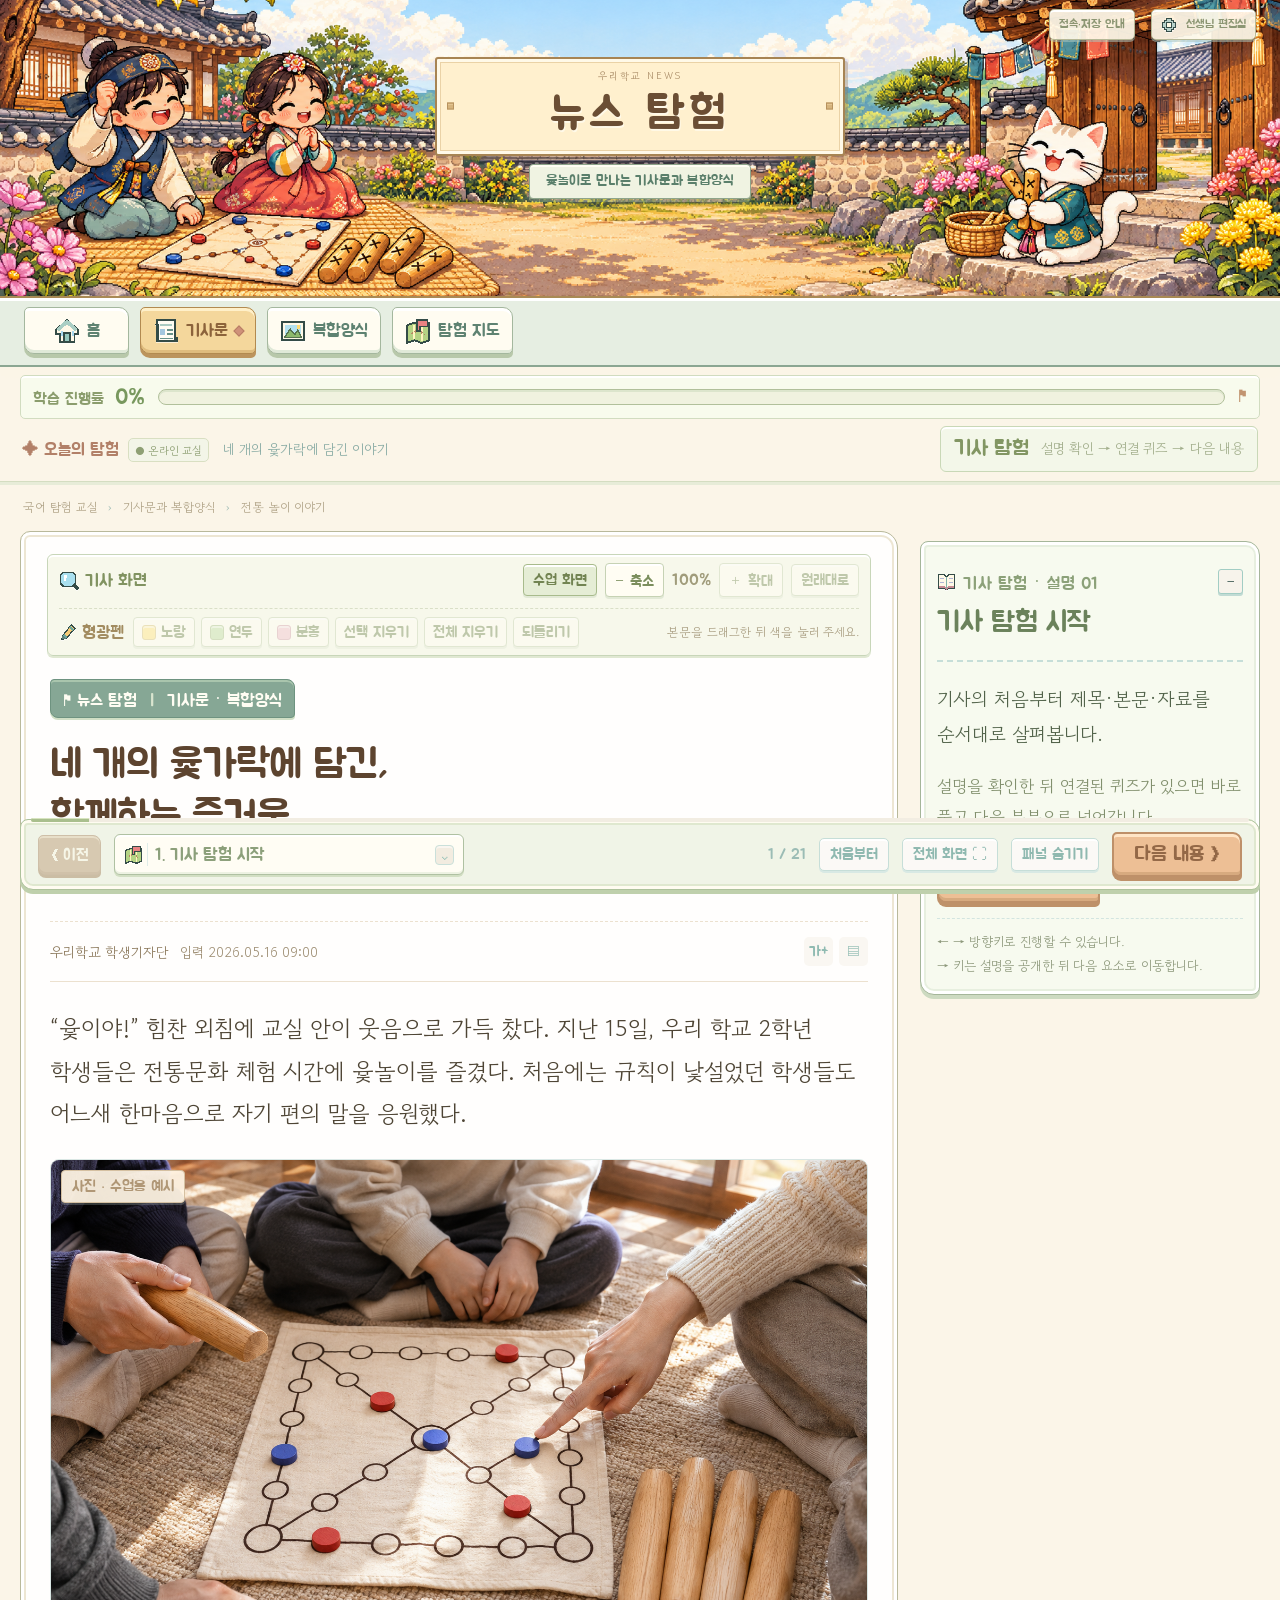
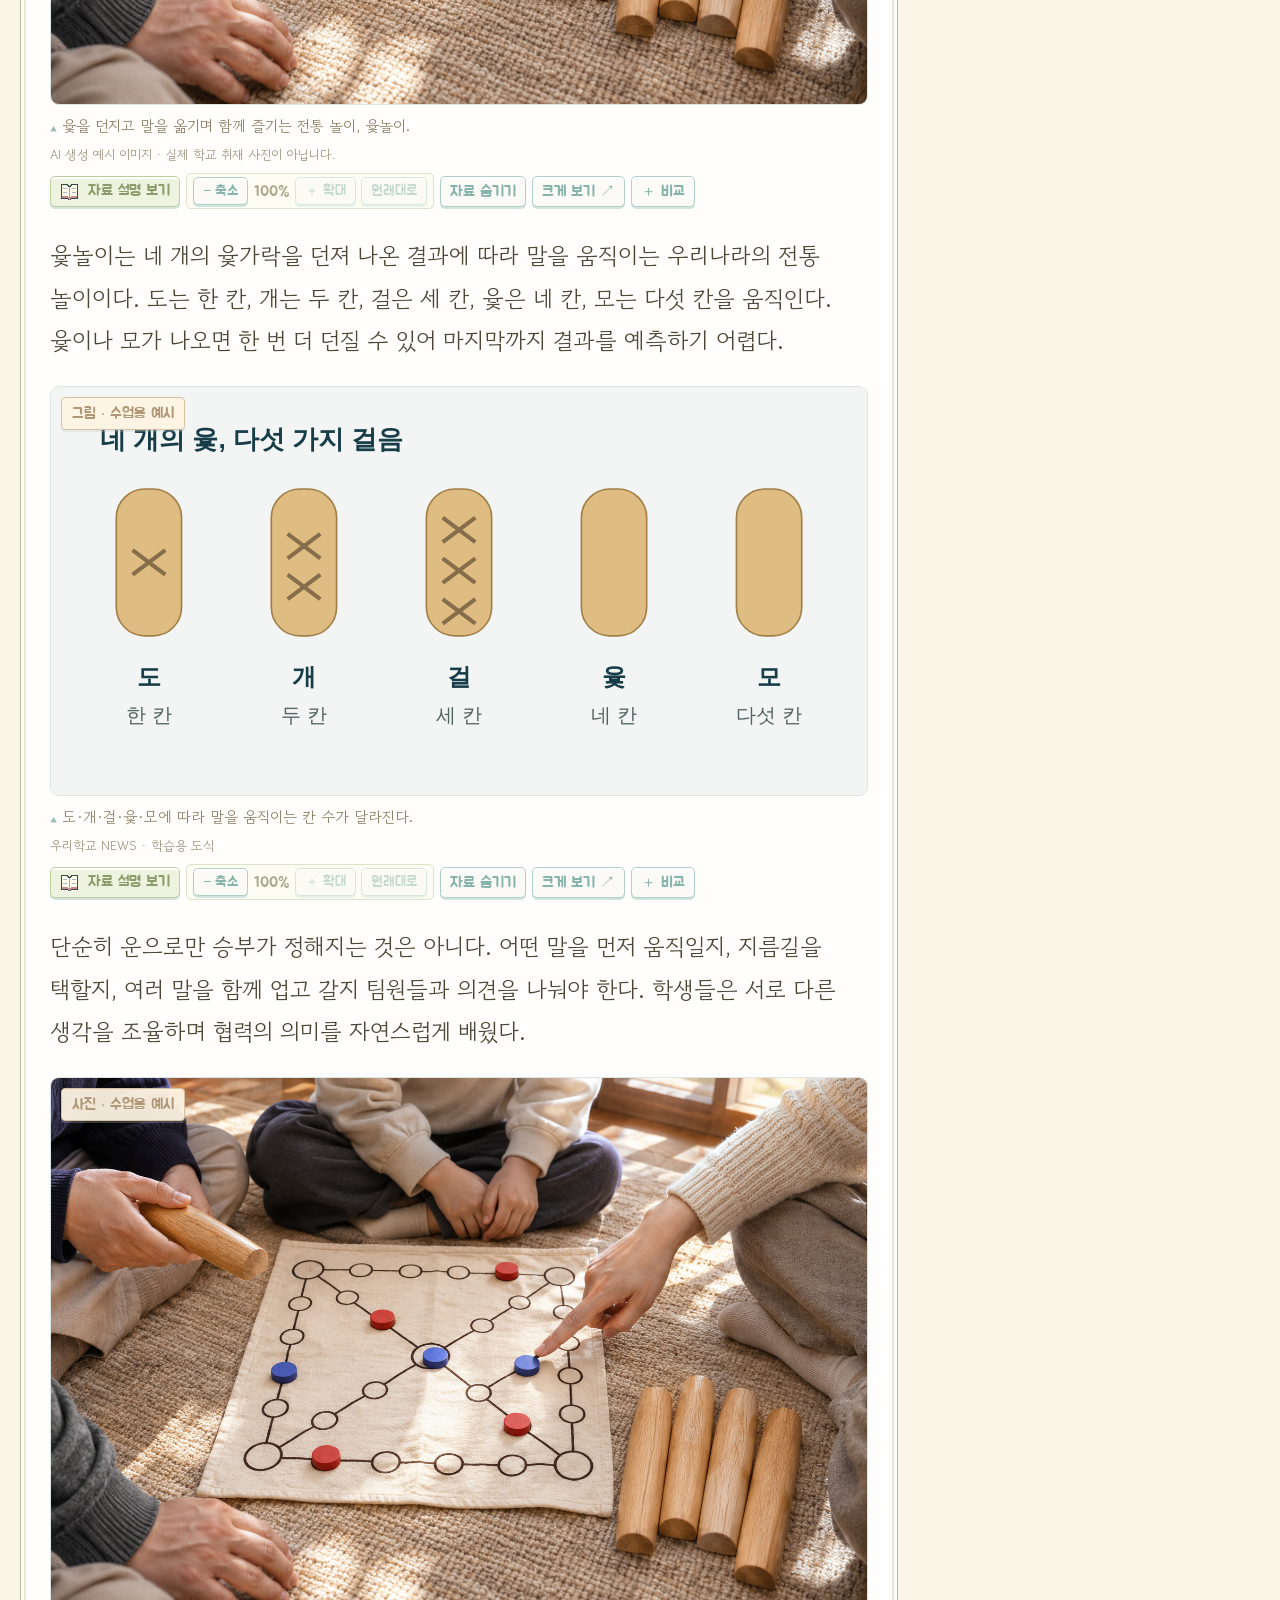
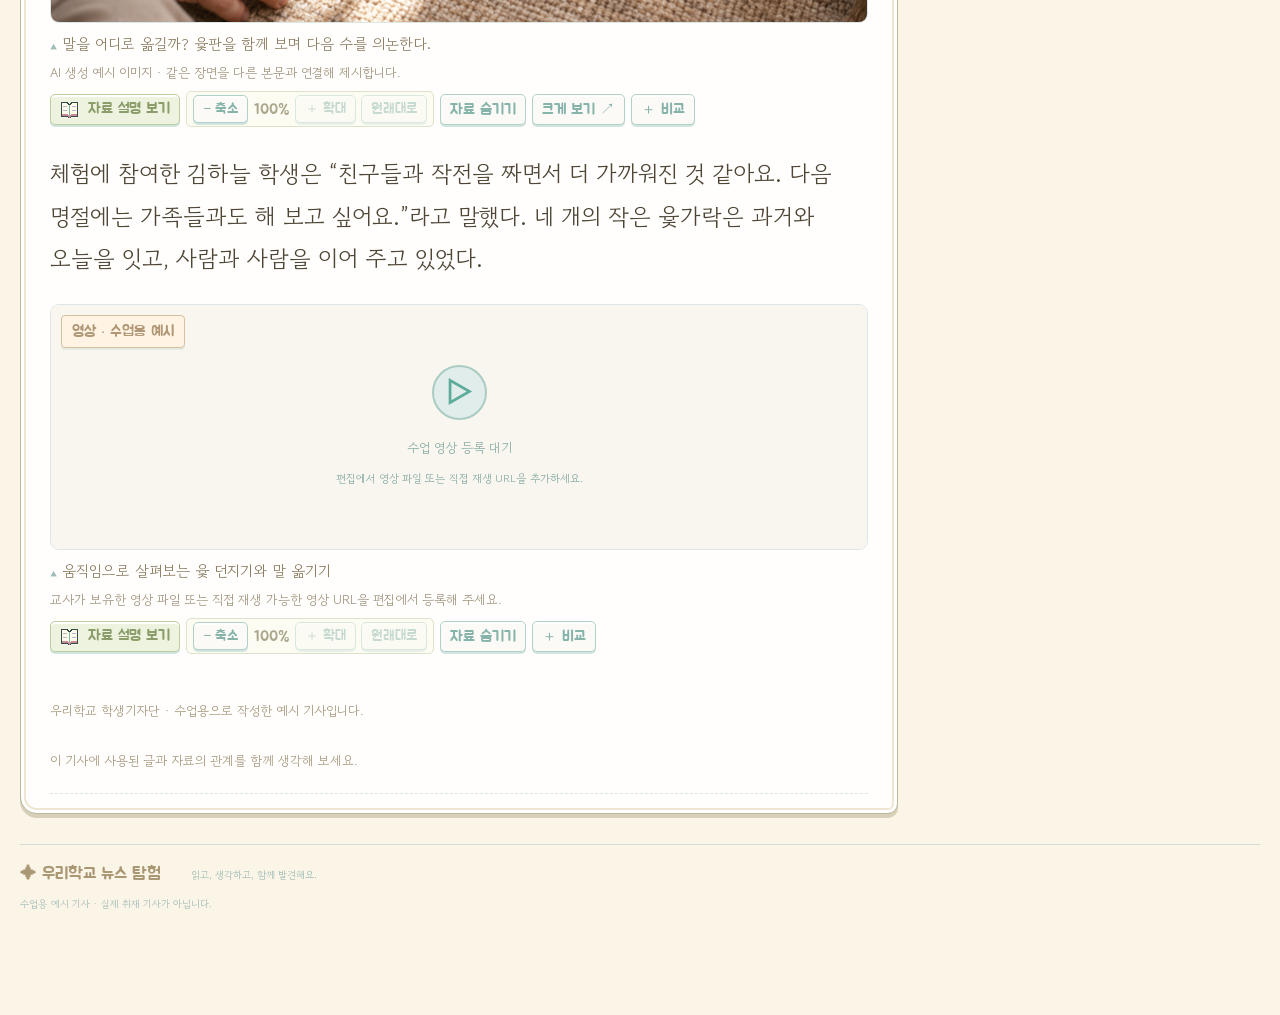
<file: index.html>
<!doctype html><html lang="ko"><head><meta charset="UTF-8"><meta name="viewport" content="width=device-width, initial-scale=1"><title>뉴스 탐험 · 우리학교 국어 교실</title><link rel="stylesheet" href="style.css?v=2ec755f618ed"><link rel="stylesheet" href="cozy.css?v=2ec755f618ed"></head><body><svg class="icon-sprite" xmlns="http://www.w3.org/2000/svg" aria-hidden="true"><defs>
<symbol id="icon-home" viewBox="0 0 28 28"><path d="M2 13 14 2l12 11v4h-4v9H6v-9H2Z" fill="#fff8e7" stroke="#344c47" stroke-width="2"/><path d="m4 13 10-9 10 9" fill="none" stroke="#aacec4" stroke-width="4"/><path d="M11 16h6v10h-6Z" fill="#96c8be" stroke="#344c47" stroke-width="2"/><path d="M7 14h3v5H7Z M19 14h3v5h-3Z" fill="#a9d8ef"/></symbol>
<symbol id="icon-news" viewBox="0 0 28 28"><path d="M4 2h20v23H4Z" fill="#fffdf4" stroke="#344c47" stroke-width="2"/><path d="M2 7h3v18h21v-5" fill="none" stroke="#344c47" stroke-width="2"/><path d="M8 6h12v3H8Z" fill="#aacbc2"/><path d="M8 12h5v6H8Z" fill="#a3c7de"/><path d="M15 12h6v2h-6Z M15 16h6v2h-6Z M8 21h13v2H8Z" fill="#679289"/></symbol>
<symbol id="icon-picture" viewBox="0 0 28 28"><path d="M2 4h24v20H2Z" fill="#fff9e7" stroke="#344c47" stroke-width="2"/><path d="M5 7h18v14H5Z" fill="#b3e1ef"/><path d="m5 21 6-9 5 6 3-5 4 8Z" fill="#8cb96d" stroke="#567350" stroke-width="1.5"/><path d="M18 8h4v4h-4Z" fill="#ffdc76"/></symbol>
<symbol id="icon-map" viewBox="0 0 28 28"><path d="m2 8 8-3 8 3 8-3v19l-8 3-8-3-8 3Z" fill="#b5d384" stroke="#344c47" stroke-width="2"/><path d="M10 7v16M18 9v16" stroke="#fff5be" stroke-width="2"/><path d="m7 17 7-4 7 5" fill="none" stroke="#b78864" stroke-width="2" stroke-dasharray="2 2"/><path d="M16 2h8v7h-8v5h-3V2Z" fill="#e98282" stroke="#344c47" stroke-width="1.5"/></symbol>
<symbol id="icon-book" viewBox="0 0 28 28"><path d="M2 4h9l3 3 3-3h9v20h-9l-3 2-3-2H2Z" fill="#fff9e7" stroke="#344c47" stroke-width="2"/><path d="M14 7v17" stroke="#82b4aa" stroke-width="2"/><path d="M5 9h5v2H5Z M5 14h5v2H5Z M18 9h5v2h-5Z M18 14h5v2h-5Z" fill="#b0b5d5"/><path d="M3 22h8l3 3 3-3h8" fill="none" stroke="#c68b94" stroke-width="2"/></symbol>
<symbol id="icon-bulb" viewBox="0 0 28 28"><path d="M9 3h10l5 6v7l-6 6v4h-8v-4l-6-6V9Z" fill="#ffe36d" stroke="#344c47" stroke-width="2"/><path d="M10 22h8v4h-8Z" fill="#bed3cd" stroke="#344c47" stroke-width="2"/><path d="M9 8h3v5H9Z" fill="#fff8c4"/><path d="M14 20V11l-3-3m3 3 3-3" fill="none" stroke="#b98a3d" stroke-width="2"/></symbol>
<symbol id="icon-flag" viewBox="0 0 28 28"><path d="M7 3h16l-3 6 3 6H7Z" fill="#f18f93" stroke="#344c47" stroke-width="2"/><path d="M5 2h3v24H5Z" fill="#e8c58a" stroke="#344c47" stroke-width="2"/><path d="M12 7h5v3h-5Z" fill="#fff1c8"/></symbol>
<symbol id="icon-gear" viewBox="0 0 28 28"><path d="M10 2h8v4h4v4h4v8h-4v4h-4v4h-8v-4H6v-4H2v-8h4V6h4Z" fill="#b7d1ca" stroke="#344c47" stroke-width="2"/><path d="M10 10h8v8h-8Z" fill="#fff9e5" stroke="#344c47" stroke-width="2"/></symbol>
<symbol id="icon-lens" viewBox="0 0 28 28"><path d="M6 3h12l4 4v11l-4 4H6l-4-4V7Z" fill="#a9e0ef" stroke="#344c47" stroke-width="2"/><path d="m20 20 6 6" stroke="#344c47" stroke-width="5"/><path d="M6 7h5v3H6Z M6 10h3v5H6Z" fill="#fff"/></symbol>
<symbol id="icon-video" viewBox="0 0 28 28"><path d="M2 4h24v21H2Z" fill="#bdd9d1" stroke="#344c47" stroke-width="2"/><path d="m11 10 9 5-9 6Z" fill="#fff9e5" stroke="#344c47" stroke-width="1.5"/><path d="M4 5h3v3H4Z M11 5h3v3h-3Z M20 5h3v3h-3Z" fill="#fff8f1"/></symbol>
<symbol id="icon-pen" viewBox="0 0 28 28"><path d="m7 18 12-15 6 5-13 15-8 3Z" fill="#f5cb77" stroke="#344c47" stroke-width="2"/><path d="m17 6 5 5M7 18l5 5" stroke="#6ea79b" stroke-width="3"/><path d="m4 26 2-7 5 5Z" fill="#5d827a"/></symbol>
<symbol id="icon-check" viewBox="0 0 28 28"><path d="M3 4h22v22H3Z" fill="#fff8e7" stroke="#344c47" stroke-width="2"/><path d="m6 13 6 6L23 5" fill="none" stroke="#78b16a" stroke-width="5"/></symbol>
<symbol id="icon-save" viewBox="0 0 28 28"><path d="M3 2h19l4 4v20H3Z" fill="#9fcac1" stroke="#344c47" stroke-width="2"/><path d="M8 3h12v8H8Z M7 17h15v9H7Z" fill="#fff9e8" stroke="#344c47" stroke-width="1.5"/><path d="M16 4h3v5h-3Z M10 20h9v2h-9Z" fill="#bed8d1"/></symbol>
</defs></svg>
<header class="world-header"><div class="world-scenery" aria-hidden="true"><img src="assets/yut-world.png" alt=""></div><div class="utility"><button id="helpButton" class="quiet">접속·저장 안내</button><button id="editButton" class="quiet"><svg class="ui-icon" aria-hidden="true"><use href="#icon-gear"></use></svg> 선생님 편집실</button></div><div class="masthead"><a href="#article" class="logo" aria-label="뉴스 탐험 기사로 이동"><div class="logo-title"><small>우리학교 NEWS</small><strong>뉴스 탐험</strong></div><span class="logo-subtitle">윷놀이로 만나는 기사문과 복합양식</span></a><div class="hero-note">작은 발견이 모여<br><b>더 큰 배움으로!</b></div></div></header><div class="navigation-shell"><nav aria-label="학습 메뉴"><button data-nav="home"><svg class="ui-icon" aria-hidden="true"><use href="#icon-home"></use></svg><span>홈</span></button><button data-nav="article" class="selected"><svg class="ui-icon" aria-hidden="true"><use href="#icon-news"></use></svg><span>기사문</span></button><button data-nav="media"><svg class="ui-icon" aria-hidden="true"><use href="#icon-picture"></use></svg><span>복합양식</span></button><button data-nav="map"><svg class="ui-icon" aria-hidden="true"><use href="#icon-map"></use></svg><span>탐험 지도</span></button></nav></div><div class="lesson-header"><div class="pinned-progress"><div class="journey"><span><span class="journey-label">읽기 진행</span> <b id="journeyPercent">0%</b></span><div class="journey-track" role="progressbar" aria-label="학습 진행률" aria-valuemin="0" aria-valuemax="100" aria-valuenow="0"><i id="journeyFill"></i></div><span aria-hidden="true">⚑</span></div></div><div class="modebar"><div><span class="live">✦ 오늘의 탐험</span><span id="connectionStatus" class="connection-status"></span><span>네 개의 윷가락에 담긴 이야기</span></div><div class="unified-flow-label"><b>기사 탐험</b><span>설명 확인 → 연결 퀴즈 → 다음 내용</span></div></div></div><main><div class="breadcrumb">국어 탐험 교실 <span>›</span> 기사문과 복합양식 <span>›</span> 전통 놀이 이야기</div><div class="layout"><article id="article"></article><aside id="sidebar"></aside></div></main><footer>✦ 우리학교 뉴스 탐험 <span>읽고, 생각하고, 함께 발견해요.</span><small>수업용 예시 기사 · 실제 취재 기사가 아닙니다.</small></footer><div id="learningBar" hidden></div><dialog id="helpDialog"><button class="close" aria-label="안내 닫기">×</button><div class="section-tag">뉴스 탐험 이용 안내</div><h2>같은 주소에서, 계속 이어서.</h2><div class="help-section"><h3>본문에 형광펜 칠하기</h3><p>본문이나 전문에서 원하는 문장을 드래그한 뒤 기사 위의 노랑·연두·분홍 버튼을 누릅니다. 선택 지우기, 전체 지우기, 마지막 작업 되돌리기도 사용할 수 있습니다.</p><p>표시는 이 브라우저에 저장되고 JSON·사이트 파일에도 함께 포함됩니다. 문단 내용을 수정하면 그 문단의 형광펜은 지워집니다.</p></div><div class="help-section"><h3>수업 시간에 더 크게 보기</h3><p>PC에서는 화면 폭을 넓게 쓰고 글씨를 크게 표시합니다. 기사 위의 ‘수업 화면’을 누르면 위 배너를 숨기고 기사 크기를 100%로 맞춥니다. ‘일반 화면’으로 돌아올 수 있습니다.</p></div><div class="help-section"><h3>설명과 퀴즈를 한 번에 진행하기</h3><p>기사에 나온 순서대로 설명을 확인합니다. 해당 요소에 퀴즈가 등록되어 있으면 바로 이어서 풀고, 정답·해설 확인 후 다음 내용으로 넘어갑니다. 퀴즈가 없으면 설명만 진행합니다. 선생님 편집실에서 연결된 퀴즈를 추가하거나 수정할 수 있습니다.</p><p>퀴즈 선택과 풀이 결과는 현재 열린 페이지에서만 유지되며, 페이지를 새로고침하면 초기화됩니다.</p></div><div class="help-section"><h3>인터넷 주소로 접속할 때</h3><p>이 주소를 즐겨찾기에 추가해 주세요. 사이트 디자인과 기능이 업데이트되면 같은 주소에서 새로고침해 이용할 수 있어요. 최신 화면이 보이지 않으면 Ctrl+Shift+R (Mac: ⌘+Shift+R)을 눌러 주세요.</p></div><div class="help-section"><h3>수정한 기사는 어디에 저장되나요?</h3><p>선생님 편집실에서 바꾼 기사와 학습 설명은 현재 기기·브라우저에 자동 저장됩니다. 사이트 디자인이 업데이트되어도 저장한 기사 내용은 유지됩니다.</p><p>다른 기기와 학생에게 같은 기사를 전달하려면 JSON 내보내기/가져오기를 이용해 주세요. 편집한 내용이 인터넷의 모든 사용자에게 자동 공개되는 기능은 없습니다.</p></div><div class="help-section"><h3>인터넷 없이 수업할 때</h3><p>편집실의 ‘수정한 사이트 파일 저장’으로 오프라인 수업 파일을 보관할 수 있어요. 온라인으로 사용할 때는 매번 파일을 받을 필요가 없습니다.</p></div></dialog><dialog id="mediaDialog"><button class="close" aria-label="자료 모음 닫기">×</button><div class="section-tag">기사 속 자료 모음</div><h2>글과 함께 자료를 살펴봐요</h2><div id="mediaDialogList"></div></dialog><dialog id="mapDialog"><button class="close" aria-label="탐험 지도 닫기">×</button><div class="section-tag">⚑ 우리의 학습 여정</div><h2>뉴스 탐험 지도</h2><p class="muted">원하는 지점을 선택해 학습을 이어 가세요.</p><div id="mapSteps"></div></dialog><dialog id="imageDialog"><button class="close" aria-label="닫기">×</button><img alt="확대 자료"><p></p></dialog><dialog id="editor"><div class="editor-head"><div class="editor-title-icon"><svg class="ui-icon" aria-hidden="true"><use href="#icon-pen"></use></svg></div><div><small>TEACHER’S WORKSHOP</small><h2>선생님의 기사 제작소</h2></div><button class="close" aria-label="편집 닫기">×</button></div><p class="muted">블록을 배치한 순서대로 수업이 진행됩니다. 변경 내용은 이 브라우저에 저장됩니다. 다른 기기에서는 ‘수정한 사이트 파일 저장’으로 내려받은 HTML을 열어 주세요.</p><div class="editor-tools"><button id="downloadHtmlButton" class="primary"><svg class="ui-icon" aria-hidden="true"><use href="#icon-save"></use></svg> 수정한 사이트 파일 저장 ↓</button><button id="exportButton">JSON 내보내기 ↗</button><label class="button">JSON 가져오기<input id="importInput" type="file" accept="application/json" hidden></label><button id="resetButton">예시 복원</button></div><div id="editorBlocks"></div><div class="add-row"><div class="add-heading"><svg class="ui-icon" aria-hidden="true"><use href="#icon-picture"></use></svg><span><b>새 블록 만들기</b><small>종류와 들어갈 자리를 골라 주세요.</small></span></div><div class="add-field"><label for="addType">① 블록 종류</label><select id="addType"><option value="paragraph">본문 문단</option><option value="lead">전문 (기사 요약)</option><option value="subheading">소제목</option><option value="photo">사진</option><option value="illustration">그림</option><option value="video">영상</option><option value="other">기타 자료</option><option value="title">제목</option><option value="subtitle">부제</option></select></div><div class="add-field position-field"><label for="addPosition">② 추가할 위치</label><select id="addPosition" aria-label="블록 추가 위치"></select></div><button id="addButton">＋ 블록 추가</button></div><p id="editorStatus" role="status"></p></dialog><div id="toast" role="status"></div><script type="module" src="app.js?v=2ec755f618ed"></script></body></html>
</file>
<file: style.css>
:root{--ink:#273d39;--blue:#59a796;--line:#e0eae7;--muted:#648e85;--paper:#fffbf1;--accent:#f1bb45;--border:#7aaaa0;--shadow:#ddeae7}*{box-sizing:border-box}body{margin:0;background:#fbf5e9;color:var(--ink);font-family:'Malgun Gothic','Apple SD Gothic Neo',Arial,sans-serif;padding-bottom:102px}button,input,textarea,select{font:inherit}button,.button{cursor:pointer;background:#fffaf4;border:1.5px solid #8eb7ae;color:var(--ink);padding:10px 15px;font-size:13px;border-radius:8px;box-shadow:0 3px 0 #d7e6e2;transition:background .15s,transform .15s}button:hover,.button:hover{background:#f7f4ec;border-color:#5ba092}button:active{transform:translateY(2px);box-shadow:0 1px 0 #cde1db}button:disabled{opacity:.4;cursor:default}button:focus-visible,a:focus-visible,select:focus-visible,input:focus-visible,textarea:focus-visible{outline:3px solid #e8ad31;outline-offset:4px}a{color:inherit;text-decoration:none}.world-header{height:205px;position:relative;overflow:hidden;border-bottom:3px solid #5b754c;background:#b1dbfb}.world-scenery{position:absolute;inset:0;pointer-events:none}.world-scenery img{width:100%;height:100%;object-fit:cover;object-position:center bottom;image-rendering:pixelated}.utility{position:relative;display:flex;justify-content:space-between;align-items:center;max-width:1350px;margin:auto;padding:12px 24px;color:#3c5274;font-size:11px}.quiet{font-size:11px;background:#fffaf4;border-color:#709991;box-shadow:0 3px 0 #8ba9bc66;padding:7px 12px}.masthead{position:relative;max-width:1310px;margin:auto;display:flex;justify-content:space-between;align-items:center;padding:0 24px;height:137px}.world-label{position:relative;align-self:flex-start;background:#fffaed;border:2px solid #435f59;box-shadow:4px 4px 0 #435f5933;padding:12px 15px;transform:rotate(-3deg);font-size:14px;font-weight:bold;line-height:1.55;border-radius:3px}.world-label span{float:left;font-size:30px;margin:4px 12px 4px 0}.world-label b{font-size:12px;color:#618880}.logo{position:absolute;left:50%;top:0;transform:translateX(-50%) rotate(-1deg);min-width:410px;display:flex;flex-direction:column;align-items:center;isolation:isolate}.logo:before{content:'';position:absolute;inset:0 -14px 25px;z-index:-1;background:#fff0cb;border:3px solid #415c56;box-shadow:5px 6px 0 #56797266;clip-path:polygon(2% 0,98% 0,100% 12%,98% 88%,95% 88%,95% 100%,4% 100%,4% 88%,0 88%,0 15%,2% 15%)}.logo small{font-size:10px;letter-spacing:3px;color:#8c6d61;padding-top:8px;font-weight:bold}.logo strong{font-size:48px;letter-spacing:6px;color:#243c37;line-height:1.25;padding:0 15px 8px;text-shadow:2px 2px 0 white;font-weight:900}.logo>span{background:#f8f5ee;border:2px solid #5b867d;padding:6px 24px;font-size:12px;font-weight:bold;box-shadow:0 3px 0 #a4c1bb;border-radius:4px}.hero-note{font-size:13px;line-height:1.7;text-align:right;transform:rotate(3deg);color:#4c5b72;margin:8px 12px 0 auto}.hero-note b{color:#34544d}.navigation-shell{background:#f5f1e9;border-bottom:2px solid #8eb7ae;box-shadow:0 4px 0 #ede2cd;padding:11px 24px}nav{display:flex;gap:12px;max-width:1300px;margin:auto;align-items:center}nav button{min-width:112px;background:#fffafc;border:2px solid #82b4a9;font-size:21px;font-weight:bold;padding:9px 17px;box-shadow:0 4px 0 #b7d5cd}nav button span{font-size:14px;vertical-align:2px;margin-left:5px}nav button.selected{background:#ffdf58;border-color:#7bada2;box-shadow:0 4px 0 #c69936}nav button:hover{background:#ffe891}.journey{display:flex;align-items:center;gap:12px;margin-left:auto;font-size:12px;font-weight:bold;color:#447d71}.journey b{font-size:17px;margin-left:4px}.journey-track{width:150px;height:19px;border:2px solid #5d887f;border-radius:10px;box-shadow:inset 0 2px 3px #b6cbc5;background:#fbf9f6;overflow:hidden}.journey-track i{display:block;width:0;height:100%;background:repeating-linear-gradient(90deg,#8dcc5a 0,#8dcc5a 17px,#75b449 17px,#75b449 20px);border-radius:7px;box-shadow:inset 0 3px 0 #c3ed8c;transition:width .3s}.journey>span:last-child{font-size:24px;color:#ce775b}.modebar{max-width:1300px;margin:24px auto 0;display:flex;justify-content:space-between;align-items:center;padding:0 5px;font-size:12px;gap:12px}.live{color:#518b7f;font-weight:bold;margin-right:14px}.modebar>div:first-child>span:last-child{color:#719a91}.switch{display:flex;gap:8px}.switch button{border:1px solid #b6cdc7;font-size:11px;padding:9px 15px;background:#fffcf7}.switch .active{background:#69a79a;color:white;border-color:#559789;box-shadow:0 3px 0 #4c8478}.switch span{margin-left:15px}main{max-width:1300px;margin:auto}.breadcrumb{font-size:10px;color:#84a8a0;margin:18px 5px}.breadcrumb span{margin:0 10px;color:#a0bcb6}.layout{display:grid;grid-template-columns:minmax(0,1fr) 305px;gap:24px;align-items:start}article{min-width:0;background:#fffefd;border:2px solid #98bfb7;border-radius:16px;box-shadow:inset 0 0 0 5px #f7f4ed,0 5px 0 #dee7e4;padding:32px 36px 20px;position:relative}.section-tag{font-size:11px;font-weight:bold;color:#4a9384;display:inline-block;background:#f6f3eb;border:1px solid #d4e6e1;padding:6px 11px;border-radius:5px;margin-bottom:20px}.section-tag span{color:#9fc1ba!important}h1{font-size:38px;line-height:1.45;letter-spacing:-1.8px;white-space:pre-line;margin:0 0 16px;color:#243934;font-weight:900}h2.subtitle{font-size:16px;font-weight:500;color:#69958c;line-height:1.8;margin:0 0 23px}.byline{display:flex;gap:15px;padding:16px 0;border-top:1px dashed #dbe6e3;border-bottom:1px solid #dee7e5;font-size:10px;color:#8fafa8;margin-bottom:25px}.byline strong{color:#668f87}.byline .tools{margin-left:auto;display:flex;gap:10px}.byline button{border:0;padding:0 3px;color:#78a097;box-shadow:none}.block{scroll-margin-top:30px;position:relative;transition:background .2s,box-shadow .2s}.block p.body{font-size:16px;line-height:2;letter-spacing:-.2px;word-break:keep-all;margin:24px 0;color:#38504b}.article-lead{font-size:18px;line-height:1.9;font-weight:bold;color:#54766f;white-space:pre-line;word-break:keep-all;border-left:4px solid #c1dcd5;padding:9px 0 9px 20px;margin:26px 0 32px;background:#fdfcf9}.article-subheading{font-size:23px;line-height:1.6;font-weight:bold;letter-spacing:-.6px;white-space:pre-line;margin:38px 0 18px;color:#365f57}.article-subheading:before{content:'✦';font-size:18px;color:#d3a343;margin-right:9px}figure{margin:27px 0 31px}.media-wrap{position:relative;background:#f7f4ed;overflow:hidden;border:1px solid #dce7e4;border-radius:10px}.media-wrap img{display:block;width:100%;height:auto;cursor:zoom-in;max-height:none;object-fit:contain;aspect-ratio:auto}.media-label{position:absolute;left:13px;top:13px;background:#fff9eff5;border:1px solid #d9c7bc;padding:5px 10px;font-size:10px;color:#7e665b;border-radius:4px;pointer-events:none}.media-wrap video{width:100%;display:block;max-height:450px}.video-empty{padding:60px 25px;text-align:center;color:#86aba3;background:#f9f6f0;font-size:13px}.video-empty b{width:55px;height:55px;line-height:50px;background:#e0edea;border:2px solid #aaccc3;color:#5dab9a;font-size:30px;display:block;margin:0 auto 16px;border-radius:50%}.video-empty small{font-size:11px}.caption{font-size:11px;color:#6a958c;line-height:1.8;margin-top:9px}.caption:before{content:'▲';font-size:8px;margin-right:5px;color:#9ebdb7}.source{font-size:9px;color:#97b5af;margin-top:4px;line-height:1.7}.media-actions{display:flex;gap:7px;margin-top:9px}.media-actions button{font-size:10px;padding:5px 9px;color:#74a097;border-color:#dae9e5;background:#fdfcfa;box-shadow:none}.hidden-media{padding:65px 20px;text-align:center;font-size:12px;color:#8aaca5;background:repeating-linear-gradient(45deg,#fdfcfb,#fdfcfb 8px,#f8f5ee 8px,#f8f5ee 9px)}.focused{box-shadow:0 0 0 3px #d7a530,0 0 0 7px #fff0b0;background:#fffbed;border-radius:5px}.related{background:#fff1b7;box-shadow:0 0 0 7px #fff1b7;border-radius:2px}.learning .block[data-id]{cursor:pointer}aside{position:sticky;top:22px;min-width:0}.side-card,.lesson-panel{position:relative;border:2px solid #98bfb7;border-radius:15px;background:#fffefd;box-shadow:inset 0 0 0 4px #f6f2ea,0 4px 0 #e0eae7;padding:23px 20px 20px;margin-bottom:23px}.side-card h3{font-size:16px;margin:0 0 17px;letter-spacing:-.4px;color:#366057}.mission-card{background:#fff7df;border-color:#9ab8b1;box-shadow:inset 0 0 0 4px #fffdf5,0 4px 0 #ead8d3}.mission-card h3{display:inline-block;padding:5px 12px;background:#ffe596;border:1px solid #caac6e;box-shadow:2px 2px 0 #eed69c;transform:rotate(-2deg);font-size:17px;margin:-9px 0 13px}.mission-card p{font-size:13px;line-height:1.9;color:#4e6f68;margin:6px 0 16px}.mission-card .mission-label{font-size:9px;letter-spacing:1.5px;font-weight:bold;color:#b08c66;display:block;margin-bottom:10px}.mission-card .start-lesson{width:100%;display:flex;justify-content:space-between;background:#ffe58b;border-color:#c5a24e;color:#624914;box-shadow:0 3px 0 #ddbe67;font-size:12px;font-weight:bold}.checklist{display:flex;flex-direction:column;gap:0}.checklist label{font-size:12px;line-height:1.7;display:flex;align-items:start;gap:9px;padding:11px 0;border-bottom:1px solid #f4efe5;cursor:pointer;color:#587d75}.checklist label:last-child{border-bottom:0}.checklist input{accent-color:#6eb0a2;width:17px;height:17px;flex:0 0 17px;margin:2px 0 0}.checklist label:has(input:checked){color:#8cada6}.checklist label:has(input:checked) span{text-decoration:line-through;text-decoration-color:#c3d8d2}.card-intro{font-size:10px;line-height:1.8;color:#93b2ac;margin:-5px 0 8px}.media-library{display:flex;flex-direction:column;gap:10px}.library-item{display:flex;width:100%;align-items:center;text-align:left;gap:10px;background:#fdfdfc;border:1px solid #d5e7e2;box-shadow:none;padding:8px;border-radius:8px}.library-thumb{width:66px;height:53px;background:#f5f1e8;border-radius:5px;border:1px solid #d1e4df;overflow:hidden;flex-shrink:0;display:flex;align-items:center;justify-content:center;font-size:23px;color:#7eb4a9}.library-thumb img{width:100%;height:100%;object-fit:cover}.library-text{min-width:0}.library-text b{display:block;font-size:11px;color:#579689;margin-bottom:5px}.library-text small{font-size:10px;line-height:1.6;color:#86aaa2;display:block;overflow:hidden;text-overflow:ellipsis;white-space:nowrap;max-width:157px}.library-text em{font-size:9px;font-style:normal;color:#9ac6bd}.side-note{border-top:1px dashed #c8e0d9;padding-top:15px;font-size:10px;line-height:1.9;color:#90b2ab;margin-top:22px}.lesson-panel{background:#fcfbf8;border-color:#86baaf}.lesson-number{font-size:10px;font-weight:bold;letter-spacing:1.5px;color:#7ab0a5}.lesson-panel h3{font-size:21px;line-height:1.5;color:#3b675e;margin:16px 0 20px}.lesson-panel p{font-size:13px;line-height:1.95;color:#668f87}.reveal-item{border:1px solid #dcebe7;background:#fefefe;border-radius:8px;padding:13px;margin-top:13px;animation:appear .2s ease-out}.reveal-item small{font-weight:bold;color:#7fbbaf;font-size:10px}.reveal-item p{margin:8px 0 0}.panel-buttons{display:flex;gap:7px;margin-top:20px;flex-wrap:wrap}.panel-buttons button{font-size:11px}.primary{background:#ffe176;color:#573d1e;border-color:#c7a33e;box-shadow:0 3px 0 #d7b34b;font-weight:bold}.primary:hover{background:#ffeb9d;border-color:#b99535}#learningBar,#readingDock{position:fixed;bottom:14px;left:50%;transform:translateX(-50%);width:calc(100% - 48px);max-width:1260px;background:#faf8f4;border:2px solid #98c5bc;border-radius:13px;box-shadow:inset 0 0 0 4px #fff9fb,0 5px 0 #c7dad5,0 -5px 22px #4f706920;z-index:5;padding:15px 20px;align-items:center;gap:12px;display:flex}#learningBar[hidden]{display:none}#readingDock .dock-tip{font-size:11px;line-height:1.8;color:#84a9a1;margin-right:auto}.dock-tip b{font-size:14px;color:#588f83;margin-right:8px}#readingDock button{font-size:11px}#readingDock .primary{font-size:14px;padding:12px 22px}.learning #readingDock{display:none}#learningBar select{max-width:245px;border:1px solid #cce2dc;border-radius:6px;background:#fefdfc;padding:9px;font-size:11px;color:#5d8980}#learningBar button{font-size:11px}#learningBar [data-action=previous]{background:#edcca8;border-color:#b58c69;color:#6d4e37;box-shadow:0 3px 0 #c9a07c}#learningBar [data-action=next]{font-size:14px;padding:11px 22px}.progress{height:4px;background:#f2ede2;position:absolute;top:-2px;left:10px;right:10px;border-radius:3px;overflow:hidden}.progress i{height:100%;background:#8ac5b9;display:block}.bar-count{color:#9abab3;font-size:10px;margin-left:auto;white-space:nowrap}footer{max-width:1300px;margin:48px auto 0;padding:25px 0 20px;border-top:1px solid #d4dcda;color:#91b1aa;font-weight:bold;font-size:14px}footer span{font-size:11px;font-weight:400;margin-left:25px;color:#9fbbb5}footer small{display:block;font-size:9px;font-weight:400;color:#a4beb9;margin-top:12px}dialog{border:2px solid #90c2b7;border-radius:15px;padding:30px;max-width:95vw;max-height:90vh;color:var(--ink);background:#fffcf9;box-shadow:inset 0 0 0 5px #f5f1e8,0 15px 70px #28474155}dialog::backdrop{background:#2c484288;backdrop-filter:blur(3px)}.close{float:right;border:0;box-shadow:none;background:transparent;font-size:24px;padding:0 7px;color:#8bb8af}#imageDialog img{display:block;max-width:80vw;max-height:72vh;margin-top:25px}#imageDialog p{font-size:13px}#editor{width:900px}.editor-head{display:flex;justify-content:space-between}.editor-head small{letter-spacing:2px;color:#97c1b8;font-size:10px}.editor-head h2{margin:10px 0;color:#4c8176}.muted{font-size:12px;color:#89aba4;line-height:1.8}.editor-tools{display:flex;flex-wrap:wrap;gap:8px;padding:15px 0}.editor-tools button,.editor-tools .button{font-size:11px}.editor-block{border-top:1px dashed #d2e3de;padding:20px 0}.edit-row{display:flex;gap:7px;align-items:center;margin-bottom:13px}.edit-row strong{margin-right:auto;font-size:13px;color:#5a9286}.edit-row button{padding:5px 10px}.editor-block label{display:block;font-size:11px;color:#82a8a0;margin:12px 0 5px}.editor-block textarea,.editor-block input:not([type=checkbox]){display:block;width:100%;padding:10px;border:1px solid #cddfda;border-radius:5px;color:#50716a;line-height:1.7;background:#fff}.editor-block textarea{min-height:70px;resize:vertical}.editor-block .check{display:inline-flex;align-items:center;gap:7px;margin-right:12px}.editor-block summary{font-size:12px;color:#7eb0a5;cursor:pointer}.add-row{display:flex;gap:10px;flex-wrap:wrap;position:sticky;bottom:-30px;background:#fffaf4;border-top:1px solid #cee2dd;padding:18px 0}.add-row select{padding:9px;border:1px solid #c6dfd8;border-radius:5px;max-width:100%;font-size:12px;color:#679a8f}#addPosition{max-width:350px}#editorStatus{font-size:12px;color:#7aaea3}#toast{position:fixed;top:20px;left:50%;transform:translateX(-50%);padding:13px 24px;background:#57897f;color:white;border:2px solid #cce2dc;border-radius:8px;z-index:20;font-size:13px;display:none;box-shadow:0 4px 0 #3a635b55;max-width:90vw}.summary-area{border-top:2px dashed #c6ded8;padding-top:28px;margin-top:30px}.summary-area>h2{font-size:25px;color:#4b766d}.summary-item{border-top:1px solid #dcebe7;padding:22px 0;display:grid;grid-template-columns:125px 1fr;gap:22px}.summary-item img{width:125px;border-radius:6px}.summary-item h4{color:#60988c;font-size:14px;margin:10px 0}.summary-item small{color:#98c1b8;font-size:10px}.summary-item p{font-size:12px;line-height:1.9;margin:7px 0;color:#7ca29a}.concept-table{border-collapse:collapse;width:100%;font-size:12px;margin:25px 0}.concept-table td,.concept-table th{padding:16px;border-bottom:1px solid #d8e9e4;text-align:left;line-height:1.9;color:#7aa29a}.concept-table th{background:#f9f7f2;color:#5e978b}.article-end{font-size:10px;color:#a8c2bc;border-bottom:1px dashed #dce7e4;padding:25px 0;margin-top:25px;line-height:1.9}.compare-list{display:grid;grid-template-columns:1fr 1fr;gap:15px}.compare-list img,.compare-list video{max-width:100%;border-radius:7px}.compare-list p{font-size:12px;line-height:1.8}#mapDialog{width:620px}#mapSteps{display:flex;flex-direction:column;gap:10px;margin-top:22px}#mapSteps button{text-align:left;display:flex;gap:14px;align-items:center;background:#fcfbf8;font-size:13px}#mapSteps button.current{background:#fff0b3;border-color:#d7ae46}#mapSteps button span{font-size:10px;background:#deece8;padding:5px 8px;border-radius:4px;color:#7aada2}#mapSteps button.current span{background:#ebc65b;color:#6e501c}@keyframes appear{from{opacity:0;transform:translateY(4px)}to{opacity:1;transform:translateY(0)}}@media(prefers-reduced-motion:reduce){*{animation:none!important;transition:none!important;scroll-behavior:auto!important}}@media(max-width:1360px){main,.modebar,footer{margin-left:28px;margin-right:28px}nav{gap:9px}nav button{min-width:100px}.journey-track{width:115px}}@media(max-width:1000px){.layout{grid-template-columns:minmax(0,1fr) 260px;gap:18px}article{padding:26px 25px}h1{font-size:32px}.journey-track{width:80px}nav button{padding:8px 12px;min-width:83px}nav button span{font-size:12px}.world-label{font-size:11px;padding:10px}.world-label span{font-size:23px;margin-right:8px}.hero-note{display:none}.logo{min-width:350px}.logo strong{font-size:42px}.logo>span{font-size:10px}.side-card,.lesson-panel{padding:21px 16px}.library-text small{max-width:130px}.journey{gap:7px;font-size:10px}.journey b{font-size:14px}#readingDock .dock-tip{font-size:0}#readingDock .dock-tip b{font-size:12px}#learningBar{gap:8px;padding:14px}#learningBar select{max-width:180px}#learningBar button{padding:9px}#learningBar [data-action=next]{padding:10px 14px}}@media(max-width:760px){body{padding-bottom:120px}.world-header{height:184px}.world-scenery img{min-width:1050px;max-width:none;position:absolute;left:50%;transform:translateX(-50%)}.utility{padding:10px 16px;font-size:9px}.utility>span{max-width:160px;line-height:1.5}.quiet{font-size:10px;padding:7px 9px}.masthead{height:125px;padding:0 20px}.world-label{display:none}.logo{min-width:300px;top:5px}.logo strong{font-size:39px;letter-spacing:4px}.logo small{font-size:9px;padding-top:10px}.logo>span{font-size:10px;padding:6px 16px}.navigation-shell{padding:9px 15px}nav{gap:8px;flex-wrap:wrap}nav button{flex:1;min-width:0;padding:7px 5px;font-size:18px;border-width:1.5px;border-radius:7px}nav button span{font-size:10px;vertical-align:2px;margin-left:2px}.journey{width:100%;justify-content:flex-end;margin-top:5px;gap:10px;font-size:10px}.journey-track{width:calc(100% - 135px);height:13px}.journey>span:last-child{font-size:18px}.journey b{font-size:13px}main,.modebar,footer{margin-left:16px;margin-right:16px}.modebar{margin-top:19px;flex-wrap:wrap;gap:13px}.modebar>div:first-child>span:last-child{font-size:10px}.live{font-size:10px;margin-right:7px}.switch{width:100%}.switch button{flex:1;font-size:11px}.breadcrumb{font-size:9px;line-height:1.8;margin:16px 2px}.breadcrumb span{margin:0 5px}.layout{display:flex;flex-direction:column;gap:24px}article{padding:24px 20px 15px;width:100%;border-radius:12px}.section-tag{font-size:9px;padding:5px 8px;margin-bottom:18px}h1{font-size:31px;letter-spacing:-1.5px}h2.subtitle{font-size:14px}.byline{font-size:9px;gap:10px;flex-wrap:wrap}.block p.body{font-size:15px;line-height:2.05}.article-lead{font-size:16px;padding-left:15px}.article-subheading{font-size:21px}aside{position:static;width:100%}.side-card{margin-bottom:16px}.mission-card p{font-size:13px}.library-text small{max-width:200px}.learning aside{order:-1}.learning .lesson-panel{margin-bottom:0}.learning .layout{padding-bottom:10px}.learning .side-card{display:none}.lesson-panel h3{font-size:19px;margin:12px 0}.lesson-panel p{font-size:12px}.lesson-panel .side-note{display:none}.reveal-item{padding:10px}.reveal-item p{margin:6px 0}.panel-buttons{margin-top:13px}#learningBar,#readingDock{bottom:10px;width:calc(100% - 20px);padding:12px 11px;gap:8px;flex-wrap:wrap;border-radius:10px}#readingDock .dock-tip{display:none}#readingDock button{padding:10px 8px;font-size:10px;flex:1}#readingDock .primary{font-size:11px;padding:10px 8px}#learningBar button{font-size:10px;padding:7px}#learningBar select{max-width:calc(100% - 110px);font-size:10px;padding:7px}#learningBar .bar-count{font-size:9px}#learningBar [data-action=next]{font-size:11px;padding:8px 15px;margin-left:auto}#learningBar [data-action=fullscreen]{display:none}footer{margin-top:25px}footer span{display:block;margin:10px 0;font-size:10px}dialog{padding:22px 18px}.summary-item{grid-template-columns:75px 1fr;gap:13px}.summary-item img{width:75px}.summary-item h4{font-size:12px}.summary-item p{font-size:11px}.concept-table td,.concept-table th{padding:10px;font-size:11px}.add-row{bottom:-22px}#addPosition{width:100%;max-width:100%}.edit-row{gap:4px;flex-wrap:wrap}.edit-row strong{font-size:11px}.edit-row strong small{display:none}.editor-tools{gap:7px}.editor-tools button,.editor-tools .button{font-size:10px;padding:8px}.compare-list{grid-template-columns:1fr}}@media print{body{padding:0;background:white}.world-header,.navigation-shell,.modebar,aside,#learningBar,#readingDock,.media-actions,.breadcrumb,footer,dialog{display:none!important}.layout{display:block}main{max-width:100%;margin:0}article{border:0;box-shadow:none;padding:0}.focused,.related{box-shadow:none;background:none}.block{break-inside:avoid}.learning .layout{padding:0}}
/* Detailed illustrated landscape: keep the characters visible below the title. */
.world-header{height:310px;background:#72b5ed}.world-scenery img{object-fit:cover;object-position:center bottom;image-rendering:auto}.utility{padding-top:14px}.utility>span{background:#fffaf0de;border:1px solid #d7e6ef;border-radius:5px;padding:6px 10px;color:#5e6679}.masthead{height:214px;padding-top:6px}.world-label{margin-top:8px;background:#fff9eaeF}.logo{top:26px;min-width:400px}.logo:before{background:#fff0d4;border-color:#4a6862;box-shadow:5px 6px 0 #48655f66}.logo strong{font-size:49px;letter-spacing:7px}.hero-note{display:none}.logo>span{background:#f8f5ef}.world-header .quiet{background:#fffaf3ee}@media(min-width:1800px){.world-scenery img{object-position:center 85%}.world-header{height:360px}}@media(max-width:1000px){.world-header{height:260px}.world-scenery img{min-width:1000px;position:absolute;left:50%;transform:translateX(-50%)}.logo{min-width:340px;top:20px}.logo strong{font-size:43px}.world-label{font-size:10px;padding:9px}.world-label b{font-size:10px}}@media(max-width:760px){.world-header{height:246px}.world-scenery img{width:735px;min-width:735px;height:246px;object-fit:cover;left:50%;transform:translateX(-50%);object-position:center bottom}.masthead{height:178px}.logo{top:9px;min-width:265px}.logo strong{font-size:36px;letter-spacing:4px}.logo>span{font-size:9px;padding:5px 10px}.logo small{font-size:8px}.utility>span{font-size:8px;max-width:155px;padding:5px 7px}.utility{padding-top:10px}.world-header .quiet{font-size:9px;padding:7px}.world-header .logo:before{inset:0 -6px 23px}}
/* Complete adventure UI: illustrated controls, inset surfaces and custom menus. */
.icon-sprite{position:absolute;width:0;height:0;overflow:hidden;pointer-events:none}.ui-icon{width:26px;height:26px;display:inline-block;vertical-align:middle;flex-shrink:0;shape-rendering:crispEdges;filter:drop-shadow(0 1px 0 #fff9);pointer-events:none}button,.button{font-weight:700;border:2px solid #598a80;border-radius:4px 9px 4px 9px;background:#fdfcfa;color:#33504a;box-shadow:inset 0 3px 0 #fff,inset 0 -3px 0 #ddebe7,0 4px 0 #abc9c1;min-height:38px}button:hover,.button:hover{background:#f8f5ee;box-shadow:inset 0 3px 0 #fff,inset 0 -3px 0 #cce1dc,0 4px 0 #8dbdb3}button:active{transform:translateY(3px);box-shadow:inset 0 2px 0 #deece8,0 1px 0 #abc9c1}button:disabled{opacity:.45}button .ui-icon{width:22px;height:22px;margin-right:6px}.primary,#readingDock .primary{background:#ffda50;border-color:#896530;color:#3d2c31;box-shadow:inset 0 4px 0 #fff4b1,inset 0 -4px 0 #e7b533,0 5px 0 #ba893c}.primary:hover,#readingDock .primary:hover{background:#ffe578;box-shadow:inset 0 4px 0 #fff9ce,inset 0 -4px 0 #ebbd46,0 5px 0 #aa7933}.chunky-arrow{font-size:20px;line-height:1;margin-left:10px}.navigation-shell{padding:12px 24px 15px;background:#f7f3eb;border-bottom:3px solid #6ca69a;box-shadow:inset 0 4px 0 #fff8,0 4px 0 #cae0da}nav{gap:15px}nav button{display:flex;align-items:center;justify-content:center;gap:9px;min-height:58px;min-width:130px;padding:10px 19px;border-width:2px;border-color:#5a8d82;font-size:17px;box-shadow:inset 0 4px 0 white,inset 0 -4px 0 #daeae6,0 5px 0 #9ec6bd;border-radius:6px 12px 6px 12px}nav button .ui-icon{width:29px;height:29px;margin:0}nav button span{font-size:15px;vertical-align:initial;margin:0}nav button.selected{background:#ffdf4f;border-color:#85612d;color:#2c4741;box-shadow:inset 0 4px 0 #fff8ba,inset 0 -4px 0 #e6b52e,0 5px 0 #b78943}nav button.selected:after{content:'';width:8px;height:8px;background:#fff7b2;border:1px solid #b78a3d;transform:rotate(45deg);margin-left:2px}.journey{background:#fdfcfb;border:2px solid #bbd8d0;border-radius:7px;padding:9px 13px;box-shadow:inset 0 2px 0 white;font-size:11px}.journey-track{border-color:#558279;box-shadow:inset 0 3px 0 #c9e0da;width:140px;height:21px}.journey-track i{background:repeating-linear-gradient(90deg,#8ece4e 0,#8ece4e 17px,#69a43b 17px,#69a43b 20px);border-top:3px solid #cef289;border-bottom:3px solid #66a03c;box-shadow:none}.modebar{align-items:center}.switch{gap:0;padding:4px;background:#cce2dc;border:2px solid #8db8af;border-radius:8px;box-shadow:inset 0 2px 0 #a9c8c0}.switch button{border:0;border-radius:5px;background:transparent;box-shadow:none;min-height:37px;padding:7px 15px;font-size:12px;color:#6e988f}.switch .active{background:#fff8ed;color:#46776d;box-shadow:inset 0 2px 0 #fff,0 3px 0 #8dbcb2;border:0}.switch button .ui-icon{width:21px;height:21px}.world-header .quiet{display:flex;gap:3px;align-items:center;min-height:36px;border:2px solid #5e8a81;box-shadow:inset 0 2px 0 #fff,0 3px 0 #709b9266;border-radius:5px}.world-header .quiet .ui-icon{width:18px;height:18px}.section-tag{border:2px solid #69a296;background:#6aaa9d;box-shadow:inset 0 2px 0 #95d2c5,0 3px 0 #d6e7e3;color:#fdfcfb;border-radius:2px 7px 2px 7px;padding:6px 11px;font-size:11px;text-shadow:0 1px 0 #4a766d}.section-tag span{color:#d6e8e3!important}article{border:2px solid #7db4a8;box-shadow:inset 0 0 0 4px white,inset 0 0 0 6px #dfece9,0 5px 0 #cce1dc;border-radius:8px 17px 8px 17px}.side-card,.lesson-panel{border:2px solid #6aa498;border-radius:7px 15px 7px 15px;padding:33px 19px 20px;margin-top:12px;margin-bottom:29px;box-shadow:inset 0 0 0 4px #fff,inset 0 0 0 6px #dbeae6,0 5px 0 #c7ded8}.side-card h3{display:flex;align-items:center;gap:8px;position:relative;margin:-46px -6px 21px -5px;padding:6px 12px;background:#f8f4ed;border:2px solid #61958a;box-shadow:inset 0 3px 0 #fff,0 3px 0 #cae0da;border-radius:2px 8px 2px 5px;width:fit-content;max-width:calc(100% + 10px);font-size:15px;color:#334b46;min-height:43px}.side-card h3:after{content:'';position:absolute;left:6px;bottom:-7px;width:8px;height:5px;background:#7fb2a7;clip-path:polygon(0 0,100% 0,100% 100%)}.side-card h3 .ui-icon{width:27px;height:27px}.mission-card{background:#fff8e5;border-color:#ad8266;box-shadow:inset 0 0 0 4px #fffdf6,inset 0 0 0 6px #f1dcc0,0 5px 0 #e4c9b8;padding-top:21px;margin-top:12px}.mission-card .mission-label{display:none}.mission-card h3{background:#ffe5a0;border-color:#a57e46;transform:rotate(-2deg);box-shadow:inset 0 3px 0 #fff4cb,0 3px 0 #e2be77;margin-top:-36px;font-size:18px;min-height:45px}.mission-card p{font-size:14px;color:#46625c;line-height:1.9}.mission-card .start-lesson{background:#ffdf72;border:2px solid #bb9149;box-shadow:inset 0 3px 0 #fff4b7,inset 0 -3px 0 #efc65e,0 4px 0 #dcc090;border-radius:4px 8px 4px 8px;min-height:43px;color:#63441f}.checklist{padding-top:0}.checklist label{font-size:12px;color:#435f59;border-bottom:1px solid #d1e4df;padding:11px 0;gap:11px}.checklist input,.editor-block .check input{appearance:none;-webkit-appearance:none;position:relative;width:22px;height:22px;flex:0 0 22px;margin:0;background:#fffdf4;border:2px solid #5e847c;border-radius:3px;box-shadow:inset 0 2px 0 #e1ece9,0 2px 0 #dce9e6;cursor:pointer}.checklist input:checked,.editor-block .check input:checked{background:#a6d38a;border-color:#5c7d50;box-shadow:inset 0 2px 0 #d0ecbc,0 2px 0 #d4e0c9}.checklist input:checked:after,.editor-block .check input:checked:after{content:'✓';position:absolute;top:-5px;left:1px;color:#365b32;font-size:24px;font-weight:900;line-height:24px}.checklist label:has(input:checked){color:#7e9172}.checklist label:has(input:checked) span{text-decoration-color:#b9c7a9}.card-intro{font-size:10px;margin-top:-8px;color:#8bada6}.library-item{background:#fffcf4;border:2px solid #b2d3ca;border-radius:5px 10px 5px 10px;box-shadow:inset 0 2px 0 white,0 3px 0 #d5e7e2;padding:8px;min-height:91px;align-items:flex-start;position:relative}.library-thumb{width:77px;height:68px;border:2px solid #8fc1b6;border-radius:4px;background:#e2eeeb;box-shadow:inset 0 0 0 2px #fff6}.library-text{flex:1;padding:2px 0}.library-text b{font-size:13px;font-weight:800;color:#4e9b8b}.library-text small{max-width:147px;white-space:normal;display:-webkit-box;-webkit-line-clamp:2;-webkit-box-orient:vertical;font-size:10px;line-height:1.6;color:#638b83;margin-bottom:21px}.library-text em{position:absolute;right:9px;bottom:6px;background:#83c8ba;border:1px solid #66b0a0;box-shadow:inset 0 2px 0 #b6d5cd,0 2px 0 #c3ddd6;color:white;border-radius:8px;padding:1px 9px;font-size:10px;display:flex;align-items:center;gap:4px;font-weight:bold}.library-text em .ui-icon{width:12px;height:12px;filter:brightness(1.5)}.media-actions button{border:1.5px solid #8abab0;border-radius:4px;background:#faf8f3;color:#58897f;box-shadow:inset 0 2px 0 #fff,0 2px 0 #c3ddd6;min-height:29px;padding:4px 9px}.media-label{border:1px solid #a4cac2;background:#fff8e9eF;color:#557871;border-radius:3px;box-shadow:0 2px 0 #b3c3bf44;font-weight:bold}.lesson-panel{background:#fcfaf7}.lesson-number{display:flex;align-items:center;gap:7px;font-size:11px;color:#6fab9f;margin-bottom:8px}.lesson-number .ui-icon{width:19px;height:19px}.lesson-number button{margin-left:auto;min-width:25px;min-height:25px;border:1px solid #a2cdc4!important;background:#f7f3eb!important;box-shadow:0 2px 0 #c1dbd4!important;border-radius:3px!important}.lesson-panel .lesson-title{font-size:22px;margin:8px 0 16px;padding-bottom:15px;border-bottom:2px dashed #c6ded8;color:#3b6a60}.lesson-phases{display:grid;grid-template-columns:1fr 1fr;gap:7px;margin:0 0 17px}.lesson-phases button{min-height:31px;font-size:9px;padding:4px 6px;display:flex;gap:5px;align-items:center;text-align:left;border:1px solid #b8d6ce;box-shadow:0 2px 0 #d3e6e1;border-radius:3px;background:#f6f2e9;color:#8ab0a8}.lesson-phases button span{width:15px;height:15px;font-size:9px;flex:0 0 15px;display:grid;place-items:center;background:#d2e5e0;color:#88aca4;border-radius:2px}.lesson-phases button.revealed{background:#fff3c9;border-color:#d9b455;color:#896234;box-shadow:inset 0 2px 0 #fff8e3,0 2px 0 #e8cd91}.lesson-phases button.revealed span{background:#e9c468;color:#6d4d22}.reveal-item{background:#fffef9;border:2px solid #bed9d2;border-radius:4px 10px 4px 10px;box-shadow:inset 0 2px 0 #fff,0 3px 0 #ddece8;padding:13px}.reveal-item small{display:flex;align-items:center;gap:7px;color:#67a397;font-size:11px}.reveal-item .ui-icon{width:20px;height:20px}.reveal-item p{font-size:13px;color:#51746d}.panel-buttons .primary{width:100%;min-height:42px;font-size:12px}.panel-buttons button:not(.primary){width:100%;min-height:32px;font-size:10px;background:#f9f7f1;color:#7daaa1;border:1px solid #bbd7cf;box-shadow:0 2px 0 #d1e5df}.side-note{font-size:10px;color:#8eb3ab}.native-select{position:absolute!important;opacity:0!important;pointer-events:none!important;width:1px!important;height:1px!important;padding:0!important;margin:0!important;overflow:hidden!important}.pixel-select{position:relative;min-width:0;flex:1;isolation:isolate}.select-trigger{display:flex;align-items:center;width:100%;min-height:43px;text-align:left;gap:9px;background:#fffaf1;border:2px solid #77aa9f;border-radius:4px;box-shadow:inset 0 3px 0 #fff,inset 0 -3px 0 #f4f0e6,0 3px 0 #b5d0c9;color:#47786e;padding:7px 10px;font-size:12px;font-weight:bold}.select-emblem{width:26px;height:27px;border-right:1px solid #d1e4df;padding-right:7px;display:flex;align-items:center;flex-shrink:0}.select-emblem .ui-icon{width:20px;height:20px;margin:0}.select-value{flex:1;overflow:hidden;white-space:nowrap;text-overflow:ellipsis}.select-chevron{background:#dbebe6;border:1px solid #b0d0c7;box-shadow:inset 0 2px 0 #f9f6f0;border-radius:3px;display:grid;place-items:center;width:21px;height:22px;font-size:19px;line-height:1;flex-shrink:0;color:#69a195}.select-trigger[aria-expanded=true]{border-color:#57897f;background:#fff4ce;box-shadow:inset 0 3px 0 #fff9e9,0 3px 0 #ccb177}.select-trigger[aria-expanded=true] .select-chevron{transform:rotate(180deg);background:#f6d98b;border-color:#d2ad59}.select-menu{position:absolute;left:0;right:0;top:calc(100% + 8px);padding:5px;border:2px solid #6ca69a;border-radius:5px;background:#fffaf2;box-shadow:inset 0 0 0 2px #f2ede2,3px 5px 0 #9ec7be88;z-index:40;max-height:260px;overflow-y:auto;overscroll-behavior:contain;scrollbar-color:#aacbc2 #f7f4ec;scrollbar-width:thin;min-width:190px}.select-menu[hidden]{display:none}.select-menu button{display:flex;align-items:center;gap:8px;width:100%;text-align:left;border:1px solid transparent;border-radius:3px;box-shadow:none;background:transparent;font-size:11px;color:#608d84;min-height:37px;padding:7px 9px;line-height:1.7}.select-menu button:hover,.select-menu button:focus-visible{background:#f7f4ed;border-color:#c4ddd6;outline:0;transform:none}.select-menu button[aria-selected=true]{background:#fff0b7;border-color:#e1c066;color:#77552a}.option-check{width:17px;height:17px;display:grid;place-items:center;border:1px solid #bedad2;border-radius:2px;background:#fffafc;flex-shrink:0;color:#967246;font-size:12px}.select-menu [aria-selected=true] .option-check{background:#ffdf6c;border-color:#bd9545}.pixel-select:has(.select-menu:not([hidden])){z-index:55}#learningBar .pixel-select{min-width:160px;max-width:290px}#learningBar .select-menu{top:auto;bottom:calc(100% + 9px);max-height:340px}#learningBar .select-trigger{font-size:11px;min-height:44px}#readingDock,#learningBar{border:2px solid #71ab9f;background:#f7f3eb;box-shadow:inset 0 0 0 4px #fdfcfb,inset 0 0 0 6px #d1e5df,0 5px 0 #9ec7be;min-height:81px;border-radius:7px 14px 7px 14px;padding:15px 18px;gap:13px}#readingDock .dock-tip{display:flex;align-items:center;gap:8px;border-right:2px dashed #bad7cf;padding:0 23px 0 3px;font-size:0}#readingDock .dock-tip .ui-icon{width:32px;height:32px}#readingDock .dock-tip b{font-size:18px;color:#478376;margin:0}#readingDock button{font-size:12px;min-height:45px;padding:8px 15px;display:flex;align-items:center;justify-content:center}#readingDock button .ui-icon{width:26px;height:26px}#readingDock .primary{font-size:16px;margin-left:auto;min-width:155px;min-height:50px;border-radius:4px 12px 4px 12px}#learningBar [data-action=previous]{border:2px solid #8d634a;background:#c99268;box-shadow:inset 0 3px 0 #ecc49e,inset 0 -3px 0 #a76f4b,0 4px 0 #926445;color:#fff8e7;min-height:45px;font-size:12px;text-shadow:0 1px 0 #8f5d3f;padding:9px 13px}#learningBar [data-action=next]{font-size:14px;min-height:46px;padding:10px 20px}#learningBar [data-action=restart],#learningBar [data-action=fullscreen],#learningBar [data-action=panel]{min-height:34px;font-size:10px;padding:7px 9px;background:#fbf9f6;border:1px solid #9bcec3;box-shadow:inset 0 2px 0 white,0 3px 0 #c7dfd8}.bar-count{color:#76a097;font-weight:bold;font-size:10px}.progress{top:-2px;height:5px}.progress i{background:#7ab8ab;border-top:1px solid #bed9d2}.close{border:2px solid #8abcb2;box-shadow:inset 0 2px 0 #fff7,0 3px 0 #d1e5df;background:#f5f1e8;min-width:31px;min-height:31px;border-radius:3px;font-size:22px;padding:0 5px;line-height:1;color:#74afa3}.close:hover{background:#dae9e5}.editor-head .close{margin-left:auto;align-self:start}.editor-head{gap:15px;align-items:center;padding:9px 0 21px;border-bottom:2px dashed #c3dcd5}.editor-title-icon{display:grid;place-items:center;width:57px;height:57px;flex:0 0 57px;background:#ffe6a6;border:2px solid #b4965b;box-shadow:inset 0 3px 0 #fff6db,0 4px 0 #e2c88f;border-radius:5px;transform:rotate(-4deg)}.editor-title-icon .ui-icon{width:35px;height:35px}#editor{width:980px;background:#fff8ef;border:3px solid #66998e;border-radius:6px 14px 6px 14px;box-shadow:inset 0 0 0 4px white,inset 0 0 0 6px #d3e6e1,8px 10px 0 #385e5655;padding:29px}.editor-head h2{font-size:24px;color:#47796e}.editor-head small{font-size:9px;color:#8fbeb4;letter-spacing:2px}.editor-tools{background:#f5f1e9;border:1px solid #bfdad3;box-shadow:inset 0 2px 0 #fffc;border-radius:5px;padding:12px;margin:15px 0 23px;gap:10px}.editor-tools button,.editor-tools .button{min-height:35px;font-size:10px;display:inline-flex;align-items:center;justify-content:center;padding:7px 10px}.editor-tools #resetButton{margin-left:auto;background:#fcfaf7;color:#89b0a8}.editor-tools .ui-icon{width:19px;height:19px}#editorBlocks{display:grid;gap:20px}.editor-block{background:#fffdfb;border:2px solid #aacec4;border-radius:5px 11px 5px 11px;box-shadow:inset 0 0 0 3px #fbfaf7,0 4px 0 #d9e9e5;padding:18px}.edit-row{padding-bottom:13px;margin-bottom:15px;border-bottom:2px dashed #e2eeeb;gap:9px}.block-number{font-weight:900;color:#79ada2;border:1px solid #b2d1c9;background:#f6f2ea;box-shadow:inset 0 2px 0 white;display:grid;place-items:center;width:28px;height:29px;border-radius:3px;font-size:11px;flex-shrink:0}.edit-row strong{display:flex;align-items:center;gap:9px;font-size:14px;color:#56867c}.edit-row strong .ui-icon{width:24px;height:24px}.edit-row button{min-width:28px;min-height:28px;padding:2px 8px;font-size:12px;box-shadow:inset 0 2px 0 white,0 2px 0 #c7dfd8;border-width:1px;border-radius:3px}.edit-row button[data-delete]{border-color:#d7b4b8;color:#b1828e;background:#fff5f5;box-shadow:0 2px 0 #eddbdf;font-size:10px}.editor-field{margin:13px 0}.editor-block label{font-size:11px;font-weight:bold;color:#79aaa0;margin:8px 0}.editor-block textarea,.editor-block input:not([type=checkbox]){border:2px solid #bfdad3;border-radius:4px;background:#fffdf8;box-shadow:inset 2px 3px 0 #f6f2ea;min-height:67px;font-size:13px;padding:11px;color:#4c7169;line-height:1.8}.editor-block textarea:focus{outline:0;border-color:#80b5aa;background:#fffaf0;box-shadow:inset 2px 3px 0 #f4eadf,0 0 0 3px #e1edea}.editor-block textarea::placeholder{font-size:11px;color:#9cbbb4}.editor-block input[type=file]{padding:8px;font-size:10px;min-height:43px;border:2px dashed #c4ddd6;background:#fcfaf7;box-shadow:none;color:#86b0a7}.editor-block input[type=file]::file-selector-button{border:1px solid #8dbfb5;background:#e0edea;color:#67938a;border-radius:3px;padding:7px 10px;margin-right:10px;font-weight:bold;cursor:pointer}.lesson-settings{border:1px solid #cee3dd;border-radius:4px;background:#fdfcf9;margin-top:17px;overflow:hidden}.lesson-settings summary{display:flex;align-items:center;gap:8px;list-style:none;font-weight:bold;font-size:11px;color:#6aa599;padding:12px;background:#f6f2e9;box-shadow:inset 0 2px 0 #fff8;cursor:pointer}.lesson-settings summary::-webkit-details-marker{display:none}.lesson-settings summary .ui-icon{width:22px;height:22px}.lesson-settings summary span{margin-left:auto;font-size:9px;color:#97c5bb}.lesson-settings[open] summary{border-bottom:1px solid #c6ded8}.lesson-settings>.editor-field,.lesson-settings>label,.lesson-settings>.check{margin-left:14px;margin-right:14px}.lesson-settings>label{margin-top:15px}.editor-block .check{display:inline-flex;align-items:center;font-weight:400;font-size:11px;line-height:1.7;gap:7px;max-width:calc(100% - 28px);margin-bottom:15px}.editor-block .check input{width:18px;height:18px;flex-basis:18px}.editor-block .check input:checked:after{font-size:20px;top:-6px;left:0}.add-row{border:2px solid #8bbcb2;border-radius:5px;background:#f6f3eb;box-shadow:inset 0 0 0 3px #fefdfc,0 -4px 15px #a7c8c122;padding:14px;margin-top:23px;bottom:-27px;display:flex;align-items:end;gap:12px;flex-wrap:wrap;z-index:60}.add-heading{width:100%;display:flex;align-items:center;gap:9px;padding-bottom:12px;border-bottom:1px dashed #b7d5cd}.add-heading>.ui-icon{width:26px;height:26px}.add-heading b{font-size:13px;color:#63998e}.add-heading small{font-size:10px;color:#93bbb2;display:inline-block;margin-left:12px}.add-field{flex:1;min-width:140px;position:relative}.add-field label{display:block;font-size:10px;color:#7daba1;margin:0 0 7px;font-weight:bold}.add-field.position-field{flex:1.5}.add-field .pixel-select{width:100%}.add-field .select-trigger{font-size:11px;min-height:43px}.add-field .select-menu{top:auto;bottom:calc(100% + 8px)}#addButton{min-height:43px;background:#ffe08a;border:2px solid #ba934f;box-shadow:inset 0 3px 0 #fff3c6,inset 0 -3px 0 #efc76a,0 3px 0 #d9b276;color:#75512a;min-width:120px}#editorStatus{font-size:10px;background:#f5efdf;border:1px solid #e4d5b5;border-radius:4px;color:#9c8a62;padding:8px 12px;min-height:30px}#mapDialog{background:#fff7e5;border:3px solid #98764d;box-shadow:inset 0 0 0 5px #fffdf6,inset 0 0 0 7px #e7d3ad,7px 8px 0 #435e5855;border-radius:5px}#mapDialog h2{font-size:26px;color:#795840;margin-top:3px}#mapSteps{padding:8px 0 8px 7px;position:relative;gap:13px}#mapSteps:before{content:'';position:absolute;top:20px;bottom:20px;left:34px;border-left:3px dashed #d6b67c}#mapSteps button{position:relative;min-height:57px;gap:15px;border:2px solid #d5bc96;background:#fffaf0;box-shadow:inset 0 3px 0 #fff,0 3px 0 #e5d2b4;border-radius:4px;color:#a18a6b;padding:8px 13px;font-size:12px}#mapSteps button span{display:grid;place-items:center;width:28px;height:28px;flex:0 0 28px;background:#e7d6bb;border:1px solid #c5ab83;border-radius:3px;color:#a38967;padding:0;font-weight:bold}#mapSteps button.current{background:#ffe99d;border-color:#b38b42;color:#7f5c28;box-shadow:inset 0 3px 0 #fff5cd,0 4px 0 #dec080}#mapSteps button.current span{background:#e9bd51;color:#6c4a1c;border-color:#b58a31}.concept-table{border:2px solid #abcfc5;border-radius:4px;overflow:hidden}.concept-table th{background:#e1eeea;color:#57897f}.concept-table td{background:#fffcf4;color:#6f9990}.summary-item{border-top:2px dashed #d1e4df}.focused{box-shadow:0 0 0 3px #f3ca54,0 0 0 6px #fff1ae;border-radius:3px}dialog{border-radius:5px 12px 5px 12px}#toast{border-radius:4px;border:2px solid #dcebe7;background:#5c9b8e;box-shadow:inset 0 3px 0 #89c1b5,0 4px 0 #3c6e64;font-weight:bold;font-size:12px}
@media(max-width:1250px){nav{gap:10px}nav button{min-width:112px;padding:9px 14px}.journey-track{width:100px}.journey{gap:7px;padding:8px 10px}.journey>span:last-child{display:none}#learningBar{gap:9px}#learningBar .pixel-select{max-width:230px}#readingDock .dock-tip{padding-right:16px}#readingDock .dock-tip b{font-size:16px}#readingDock button{font-size:11px;padding:9px 12px}}
@media(max-width:1000px){nav button{min-width:90px;padding:8px 10px;min-height:51px;gap:6px}nav button .ui-icon{width:25px;height:25px}nav button span{font-size:12px}.journey{border:0;background:none;padding:0;box-shadow:none}.journey-track{width:75px}nav button.selected:after{display:none}.library-thumb{width:62px}.library-text small{max-width:130px}.side-card h3{font-size:13px}.mission-card h3{font-size:16px}#readingDock .dock-tip{display:none}#readingDock button{flex:1}#readingDock .primary{min-width:130px;font-size:13px}#learningBar [data-action=fullscreen]{display:none}#learningBar .pixel-select{max-width:260px}#learningBar [data-action=next]{font-size:12px;padding:10px 12px}.add-heading small{font-size:9px}}
@media(max-width:760px){.navigation-shell{padding:10px 12px 13px}nav{gap:8px}nav button{min-width:0;padding:8px 3px;min-height:47px;gap:4px;border-radius:3px 7px 3px 7px}nav button .ui-icon{width:23px;height:23px}nav button span{font-size:10px}.journey{padding:10px 4px 0;gap:8px}.journey-track{width:calc(100% - 125px);height:17px}.journey>span:last-child{display:inline}.switch{padding:3px}.switch button{font-size:10px;padding:7px 9px;display:flex;align-items:center;justify-content:center;gap:4px;min-height:38px}.switch button .ui-icon{width:20px;height:20px;margin:0}.switch span{margin-left:5px}.section-tag{font-size:9px;padding:5px 8px}.world-header .quiet{font-size:9px;padding:5px 7px;min-height:32px;gap:2px}.world-header .quiet .ui-icon{width:16px;height:16px;margin:0}.side-card,.lesson-panel{margin-top:16px;margin-bottom:28px;padding-left:18px;padding-right:18px}.side-card h3{font-size:15px}.mission-card h3{font-size:17px}.library-thumb{width:80px;height:68px}.library-text small{max-width:205px}.library-text b{font-size:13px}.learning .lesson-panel{margin-top:12px;padding-top:17px}.lesson-panel .lesson-title{font-size:19px;padding-bottom:10px;margin-bottom:12px}.lesson-phases{display:flex;gap:5px;flex-wrap:wrap}.lesson-phases button{flex:1;min-width:110px;font-size:9px;min-height:29px}.reveal-item small{font-size:10px}.reveal-item p{font-size:12px}#readingDock,#learningBar{padding:12px 10px;gap:9px;min-height:74px;bottom:9px;border-radius:4px 10px 4px 10px}#readingDock button{font-size:9px;padding:7px 6px;min-height:39px;gap:3px;flex:1}#readingDock button .ui-icon{width:19px;height:19px;margin:0}#readingDock .primary{font-size:11px;min-width:95px;min-height:41px}.chunky-arrow{font-size:14px;margin-left:2px}#learningBar [data-action=previous]{font-size:10px;padding:7px 8px;min-height:36px}#learningBar .pixel-select{max-width:calc(100% - 130px);min-width:0;flex:1}#learningBar .select-trigger{min-height:36px;font-size:10px;padding:5px 7px;gap:6px}.select-emblem{width:22px;padding-right:5px}.select-emblem .ui-icon{width:17px;height:17px}.select-chevron{width:18px;height:20px;font-size:17px}.select-menu button{font-size:11px;min-height:39px}#learningBar .select-menu{left:auto;right:0;min-width:230px;max-height:290px}#learningBar [data-action=restart],#learningBar [data-action=panel]{font-size:9px;padding:5px 9px;min-height:29px}#learningBar [data-action=next]{font-size:11px;padding:7px 13px;min-height:34px}#learningBar .bar-count{font-size:9px;width:32px;text-align:center}#editor{padding:21px 16px;max-width:calc(100vw - 18px)}.editor-head{gap:10px;padding-bottom:17px}.editor-head h2{font-size:19px;line-height:1.5;margin:7px 0}.editor-head small{font-size:8px;letter-spacing:1px}.editor-title-icon{width:43px;height:43px;flex-basis:43px}.editor-title-icon .ui-icon{width:27px;height:27px}.editor-head .close{min-width:26px;min-height:26px;font-size:19px}.editor-tools{padding:10px;gap:8px}.editor-tools button,.editor-tools .button{font-size:9px;padding:6px 8px;min-height:31px}.editor-tools #downloadHtmlButton{width:100%;font-size:11px}.editor-tools #resetButton{margin-left:0}.editor-block{padding:13px}.edit-row{gap:6px}.block-number{width:23px;height:25px;font-size:9px}.edit-row strong{font-size:12px;gap:6px}.edit-row strong .ui-icon{width:20px;height:20px}.edit-row button{min-width:24px;min-height:26px;padding:2px 6px}.edit-row button[data-delete]{font-size:9px}.editor-block textarea{font-size:12px}.lesson-settings summary{font-size:10px;padding:10px 8px;gap:5px}.lesson-settings summary span{font-size:8px}.lesson-settings summary .ui-icon{width:19px;height:19px}.lesson-settings>.editor-field,.lesson-settings>label,.lesson-settings>.check{margin-left:9px;margin-right:9px}.editor-block .check{font-size:10px;max-width:calc(100% - 18px)}.add-row{padding:11px;gap:11px;bottom:-20px;margin-top:20px}.add-heading{padding-bottom:9px}.add-heading small{display:none}.add-heading b{font-size:12px}.add-field{min-width:0;flex:1 1 100%}.add-field.position-field{flex:1 1 100%}.add-field .select-trigger{font-size:10px;min-height:37px}.add-field .select-menu{max-height:200px}#addButton{width:100%;min-height:38px;font-size:11px}.add-field label{font-size:9px}.add-row .select-menu{min-width:0;width:100%}#mapSteps button{font-size:11px;min-height:53px;padding:8px 10px;gap:10px}.close{min-height:27px;min-width:27px;font-size:20px}.media-actions button{font-size:9px;min-height:28px}.concept-table td,.concept-table th{font-size:10px}}
@media print{.icon-sprite,.pixel-select{display:none!important}.native-select{display:none!important}}
#helpButton{margin-left:auto;margin-right:9px}#helpDialog{width:640px}#helpDialog h2{font-size:24px;color:#528278}.help-section{background:#fffaf2;border:1px solid #c8dfd9;border-radius:4px;padding:14px 17px;margin:15px 0;box-shadow:inset 0 2px 0 white}.help-section h3{font-size:14px;color:#63968b;margin:0 0 10px}.help-section p{font-size:12px;line-height:1.95;color:#759d95;margin:7px 0}.connection-status{font-size:9px!important;color:#7b9a64!important;margin-right:14px;padding:4px 7px;border:1px solid #d9e2c8;background:#f6f8ec;border-radius:3px}.utility{gap:8px}@media(max-width:760px){#helpButton{font-size:8px;padding:5px;margin-right:0;min-height:32px}.utility{gap:5px}.utility>span{max-width:123px}.connection-status{font-size:8px!important;margin-right:0;padding:3px 5px}.modebar>div:first-child>span:last-child{display:none}#helpDialog h2{font-size:20px}.help-section{padding:12px}.help-section p{font-size:11px}}
</file>
<file: cozy.css>
/* Rounded Korean typography and a compact, illustrated classroom. */
@font-face{font-family:'News Jua';src:url('assets/fonts/Jua-Regular.woff2') format('woff2');font-style:normal;font-weight:400;font-display:swap}
@font-face{font-family:'News Gowun';src:url('assets/fonts/GowunDodum-Regular.woff2') format('woff2');font-style:normal;font-weight:400;font-display:swap}
:root{--ink:#3c5550;--blue:#78aea3;--line:#e0e9e7;--paper:#fffaf0;--border:#8fbfb5}body{font-family:'News Gowun','Malgun Gothic',sans-serif;background:#fff9ef;color:#45615b;padding-bottom:89px}button,.button,select,.logo,.world-label,h1,h2,h3,h4,.section-tag,.live,.journey,.block-number,.lesson-number,.select-trigger,.select-menu button,.add-heading,.editor-head,.library-text b,.checklist,.lesson-phases,.dock-tip,.bar-count{font-family:'News Jua','News Gowun','Malgun Gothic',sans-serif;font-weight:400}button,.button{font-size:14px;min-height:34px;border-color:#7caba1;box-shadow:inset 0 2px 0 #fff,inset 0 -2px 0 #dcebe7,0 3px 0 #b4cfc8;border-radius:5px 9px 5px 9px}button:active{transform:translateY(2px)}.world-header{height:250px;border-bottom-width:2px}.world-scenery img{object-position:center 78%}.utility{padding:9px 24px;max-width:1280px;gap:7px}.utility>span{font-size:10px;padding:4px 9px;border-radius:6px}.world-header .quiet{font-family:'News Jua',sans-serif;font-size:12px;min-height:31px;padding:4px 9px;border-width:1.5px;box-shadow:inset 0 2px 0 white,0 2px 0 #acc5be88}.world-header .quiet .ui-icon{width:16px;height:16px}.masthead{max-width:1240px;height:163px}.logo{min-width:343px;top:8px}.logo small{font-family:'News Gowun',sans-serif;font-size:9px;letter-spacing:2px;padding-top:8px}.logo strong{font-family:'News Jua',sans-serif;font-size:45px;font-weight:400;letter-spacing:5px;padding:1px 12px 5px;color:#345750;line-height:1.2}.logo:before{inset:0 -9px 25px;border-width:2px;background:#fff2d5}.logo>span{font-family:'News Jua',sans-serif;font-size:14px;letter-spacing:.3px;font-weight:400;padding:5px 19px;border-width:1.5px;border-radius:4px 7px 4px 7px;background:#f8f6f0;color:#547c73}.world-label{margin-top:6px;line-height:1.5;font-size:17px;padding:8px 12px;border-width:1.5px;box-shadow:3px 3px 0 #55777033;background:#fffaf0;transform:rotate(-4deg)}.world-label b{font-family:'News Jua',sans-serif;font-size:14px;font-weight:400}.world-label span{font-size:25px;margin:3px 8px 3px 0}.navigation-shell{padding:9px 24px 11px;border-bottom-width:2px;box-shadow:inset 0 3px 0 #fff8,0 3px 0 #d5e6e1}nav{max-width:1240px;gap:11px}nav button{min-width:117px;min-height:47px;padding:7px 14px;gap:7px;border-width:1.5px;border-radius:5px 10px 5px 10px;box-shadow:inset 0 3px 0 white,inset 0 -3px 0 #deece8,0 4px 0 #b1ccc5}nav button .ui-icon{width:26px;height:26px}nav button span{font-size:18px;font-weight:400}nav button.selected{border-color:#b49459;box-shadow:inset 0 3px 0 #fff7bb,inset 0 -3px 0 #edc954,0 4px 0 #ccaa61;background:#ffe77e}nav button.selected:after{width:6px;height:6px;border-color:#d1ac54;margin-left:0}.journey{border:1.5px solid #c1dbd4;padding:6px 11px;gap:9px;font-size:13px;font-weight:400;background:#fdfcfb;min-height:40px}.journey b{font-size:18px;font-weight:400}.journey-track{width:127px;height:18px;border-width:1.5px}.journey>span:last-child{font-size:21px}.modebar,main,footer{max-width:1240px}.modebar{margin-top:17px;padding:0 3px;gap:10px;font-size:12px}.live{font-size:14px;font-weight:400;margin-right:9px;color:#7aaca2}.modebar>div:first-child>span:last-child{font-size:11px;color:#87aaa3}.connection-status{font-family:'News Gowun',sans-serif;font-size:9px!important;padding:3px 6px;border-radius:5px}.switch{border-width:1px;padding:3px;border-radius:7px;background:#e1edea;box-shadow:inset 0 2px 0 #bbd6cf}.switch button{font-size:14px;min-height:31px;padding:5px 12px;gap:5px;color:#80ada4}.switch .active{color:#5b8e83;background:#fffbf2;box-shadow:inset 0 2px 0 white,0 2px 0 #b0cdc5}.switch button .ui-icon{width:18px;height:18px;margin-right:4px}.switch span{margin-left:7px}.breadcrumb{font-size:10px;margin:13px 3px;color:#96b4ae}.breadcrumb span{margin:0 7px}.layout{grid-template-columns:minmax(0,1fr) 285px;gap:19px}article{padding:25px 29px 16px;border-color:#9cc5bd;border-width:1.5px;border-radius:10px 17px 10px 17px;box-shadow:inset 0 0 0 3px #fff,inset 0 0 0 5px #f4efe4,0 4px 0 #d2e4df}.section-tag{font-size:13px;font-weight:400;padding:5px 9px;margin-bottom:17px;border-width:1px;border-color:#86b1a8;border-radius:4px 8px 4px 8px;background:#90c2b8;text-shadow:none;box-shadow:inset 0 2px 0 #b2d2ca,0 2px 0 #d4e7e2}.section-tag span{margin:0 7px!important}h1{font-family:'News Jua',sans-serif;font-size:35px;line-height:1.28;letter-spacing:-.35px;font-weight:400;color:#395952;margin:0 0 12px;white-space:pre-line}h2.subtitle{font-family:'News Gowun',sans-serif;font-size:15px;font-weight:400;color:#779e96;line-height:1.7;margin:0 0 18px}.byline{font-size:10px;padding:11px 0;margin-bottom:19px;gap:11px;align-items:center;border-bottom-color:#dfe7e5}.byline strong{color:#769e96;font-weight:400}.byline .tools{gap:6px}.byline button{min-height:25px;min-width:24px;padding:2px 4px;background:#faf7f2;border-radius:5px;color:#90bbb2;font-size:11px}.block p.body{font-family:'News Gowun',sans-serif;font-size:17px;font-weight:400;line-height:1.9;letter-spacing:-.2px;word-break:keep-all;margin:19px 0;color:#44615b}.article-lead{font-family:'News Gowun',sans-serif;font-size:17px;line-height:1.85;font-weight:400;border-left:3px solid #bad7cf;background:#fcfbf9;border-radius:0 7px 7px 0;padding:8px 13px;margin:20px 0 24px}.article-subheading{font-family:'News Jua',sans-serif;font-size:23px;line-height:1.4;font-weight:400;letter-spacing:0;margin:27px 0 12px;color:#66998e}.article-subheading:before{content:'✿';font-size:18px;color:#d6a0b9;margin-right:8px}figure{margin:21px 0 25px}.media-wrap{border-radius:9px;border-color:#dae7e4}.media-wrap img{height:auto;max-height:none;aspect-ratio:auto}.media-label{font-family:'News Jua',sans-serif;font-size:11px;font-weight:400;padding:4px 8px;border-radius:4px;border-color:#c3d9d3;color:#83a79f;left:10px;top:10px;background:#fffaeeeF}.caption{font-size:11px;color:#88aaa3;line-height:1.7;margin-top:7px}.source{font-size:9px;color:#9fbbb5;line-height:1.6}.media-actions{gap:6px;margin-top:7px}.media-actions button{font-family:'News Jua',sans-serif;font-size:12px;min-height:27px;font-weight:400;padding:3px 8px;border-width:1px;border-color:#b0d1c8;box-shadow:inset 0 2px 0 white,0 2px 0 #d1e4df;border-radius:5px;background:#fbfaf7;color:#86b3aa}.side-card,.lesson-panel{padding:27px 16px 16px;margin-top:10px;margin-bottom:25px;border-width:1.5px;border-color:#90beb4;border-radius:8px 14px 8px 14px;box-shadow:inset 0 0 0 3px #fff,inset 0 0 0 5px #f3eee3,0 4px 0 #cee3dd}.side-card h3{font-size:18px;font-weight:400;margin:-39px -5px 15px -4px;padding:5px 10px;min-height:36px;gap:6px;border-width:1.5px;border-color:#8db7ae;background:#f8f6f0;color:#568077;box-shadow:inset 0 2px 0 white,0 2px 0 #cfe4de;border-radius:4px 7px 4px 7px}.side-card h3 .ui-icon{width:24px;height:24px}.mission-card{padding-top:23px;border-color:#c4a088;background:#fff8e6;box-shadow:inset 0 0 0 3px #fffdf7,inset 0 0 0 5px #f3e2c6,0 4px 0 #ead4be}.mission-card h3{font-size:20px;background:#ffe7ab;border-color:#c7a667;color:#947148;min-height:38px;transform:rotate(-2deg);margin-top:-37px;margin-bottom:14px;box-shadow:inset 0 2px 0 #fff5d3,0 2px 0 #e8c98e}.mission-card p{font-size:14px;line-height:1.8;margin:6px 0 13px;color:#669087}.mission-card p b{font-weight:bold;color:#5c827a}.mission-card .start-lesson{font-family:'News Jua',sans-serif;font-size:15px;font-weight:400;min-height:36px;padding:7px 10px;border-width:1.5px;border-color:#d4ad62;background:#ffe593;box-shadow:inset 0 2px 0 #fff6c7,inset 0 -2px 0 #f5d27a,0 3px 0 #e4c790;border-radius:5px 8px 5px 8px;color:#9a7236}.card-intro{font-size:10px;margin:-4px 0 6px;color:#9bb8b2}.checklist label{font-family:'News Jua',sans-serif;font-size:14px;font-weight:400;line-height:1.5;padding:10px 0;gap:9px;border-bottom-color:#f2ece0;color:#7ea69d}.checklist input{width:20px;height:20px;flex-basis:20px;border-width:1.5px;border-color:#97b6b0;border-radius:4px;box-shadow:inset 0 2px 0 #f5f0e6,0 2px 0 #e2edea;background:#fffcf5}.checklist input:checked{background:#c2dfa6;border-color:#96b37d}.checklist input:checked:after{font-size:22px;color:#6e9254;top:-5px}.library-item{min-height:79px;padding:7px;gap:8px;border-width:1px;border-color:#bfdad3;box-shadow:inset 0 2px 0 #fff,0 2px 0 #e0edea;border-radius:6px 10px 6px 10px;background:#fffdf7}.library-thumb{width:67px;height:59px;border-width:1px;border-color:#b4d3ca;border-radius:5px}.library-text{padding:1px 0}.library-text b{font-size:15px;font-weight:400;margin-bottom:3px;color:#76aca1}.library-text small{font-size:10px;line-height:1.5;color:#8cada6;margin-bottom:17px;max-width:155px}.library-text em{font-family:'News Jua',sans-serif;font-size:11px;font-weight:400;background:#a5ccc1;border-color:#90c5ba;box-shadow:inset 0 1px 0 #c3ddd6,0 1px 0 #d6e8e3;padding:0 8px;right:7px;bottom:5px}.library-text em .ui-icon{width:11px;height:11px}.media-library{gap:9px}.lesson-number{font-size:13px;font-weight:400;color:#91bfb5;letter-spacing:.5px;margin-bottom:5px}.lesson-panel .lesson-title{font-size:24px;line-height:1.3;font-weight:400;margin:7px 0 12px;padding-bottom:12px;color:#5d9186}.lesson-panel p{font-size:14px;line-height:1.8;color:#7fa49c}.lesson-phases{gap:6px;margin-bottom:12px}.lesson-phases button{font-size:12px;font-weight:400;min-height:28px;padding:4px 6px;color:#96bdb5;background:#f9f6f0;border-color:#d1e5df;border-radius:5px;gap:5px}.lesson-phases button span{font-size:10px;width:14px;height:14px;flex-basis:14px;background:#dbebe6;color:#90b7af;border-radius:4px}.lesson-phases button.revealed{background:#fff2cb;border-color:#e3ca89;color:#b18a4e;box-shadow:inset 0 1px 0 #fff9e8,0 2px 0 #efddb0}.reveal-item{border-width:1px;border-color:#cce2dc;padding:11px 12px;margin-top:11px;border-radius:7px 10px 7px 10px;box-shadow:inset 0 2px 0 white,0 2px 0 #e2eeeb}.reveal-item small{font-family:'News Jua',sans-serif;font-weight:400;font-size:14px;gap:6px;color:#89bbb0}.reveal-item small .ui-icon{width:19px;height:19px}.reveal-item p{font-size:14px;line-height:1.8;color:#749d94;margin-top:6px}.panel-buttons{gap:6px;margin-top:15px}.panel-buttons .primary{min-height:35px;font-size:15px;font-weight:400}.panel-buttons button:not(.primary){font-size:12px;min-height:28px;font-weight:400;border-color:#cfe4de;border-radius:5px;color:#99bab3}.side-note{font-size:10px;line-height:1.7;margin-top:15px;padding-top:11px;border-top-color:#d3e5e0;color:#9fbdb7}.primary,#readingDock .primary{font-weight:400;background:#ffe589;border-color:#d1ad59;box-shadow:inset 0 3px 0 #fff7c9,inset 0 -3px 0 #f0ce6e,0 4px 0 #d9b66b;color:#9a7034}.select-trigger{font-family:'News Jua',sans-serif;font-size:15px;font-weight:400;min-height:38px;padding:6px 9px;gap:7px;border-width:1.5px;border-color:#a2ccc3;box-shadow:inset 0 2px 0 #fff,inset 0 -2px 0 #f5f1e9,0 2px 0 #cbe1db;border-radius:6px;background:#fffdf5;color:#81b0a6}.select-chevron{width:19px;height:20px;font-size:17px;background:#f2ece0;border-color:#cae0da;color:#8dbdb3;border-radius:4px}.select-emblem{width:24px;height:23px;padding-right:6px;border-color:#dfece8}.select-emblem .ui-icon{width:19px;height:19px}.select-menu{border-width:1.5px;border-color:#9dccc2;border-radius:7px;padding:5px;background:#fffdf6;box-shadow:inset 0 0 0 2px #f8f5ee,2px 4px 0 #b8d6ce66}.select-menu button{font-family:'News Jua',sans-serif;font-size:14px;font-weight:400;min-height:35px;padding:6px 8px;color:#85b1a8}.select-menu button[aria-selected=true]{color:#a17e45;background:#fff1c6;border-color:#ead39b}.option-check{width:16px;height:16px;flex-basis:16px;border-radius:4px;border-color:#d0e4df;color:#b18c56;font-size:11px}.select-menu [aria-selected=true] .option-check{background:#ffe7a6;border-color:#dec288}.select-trigger[aria-expanded=true]{background:#fff5dc;border-color:#d8b96e;box-shadow:inset 0 2px 0 #fffdf2,0 2px 0 #e6ce98}#readingDock,#learningBar{max-width:1200px;min-height:67px;padding:11px 15px;gap:11px;bottom:10px;border-width:1.5px;border-color:#9ac3bb;border-radius:8px 13px 8px 13px;box-shadow:inset 0 0 0 3px #fefdfc,inset 0 0 0 5px #e1edea,0 4px 0 #bcd7d0;background:#faf7f2}#readingDock .dock-tip{padding-right:19px;gap:7px;border-right-color:#d0e4df}#readingDock .dock-tip b{font-size:20px;font-weight:400;color:#81b3a9}#readingDock .dock-tip>.ui-icon{width:27px;height:27px}#readingDock button{font-size:15px;font-weight:400;min-height:37px;padding:6px 12px;gap:5px}#readingDock button .ui-icon{width:23px;height:23px;margin-right:3px}#readingDock .primary{font-size:19px;min-width:143px;min-height:41px}.chunky-arrow{font-size:17px;margin-left:5px}#learningBar .select-trigger{font-size:14px;min-height:37px}#learningBar [data-action=previous]{font-family:'News Jua',sans-serif;font-size:14px;font-weight:400;min-height:37px;padding:7px 11px;border-width:1.5px;border-color:#bb946f;background:#dfb48e;text-shadow:none;color:#fffaf2;box-shadow:inset 0 2px 0 #f4d8bb,inset 0 -2px 0 #c59873,0 3px 0 #c5a17f;border-radius:5px 8px 5px 8px}#learningBar [data-action=next]{font-size:16px;font-weight:400;min-height:38px;padding:7px 16px}#learningBar [data-action=restart],#learningBar [data-action=fullscreen],#learningBar [data-action=panel]{font-family:'News Jua',sans-serif;font-size:12px;font-weight:400;min-height:29px;padding:5px 8px;border-color:#c6ded8;box-shadow:inset 0 2px 0 white,0 2px 0 #d8e9e4;color:#8fb9b0;border-radius:5px}.bar-count{font-size:12px;font-weight:400;color:#9bbcb5}.progress{height:4px}.progress i{background:#a7cdc3;border-color:#d0e4df}.editor-head h2{font-size:28px;font-weight:400;margin:6px 0;color:#78a79d}.editor-head small{font-family:'News Gowun',sans-serif;font-size:9px;color:#9ac2b9}.editor-head{gap:12px;padding-bottom:16px;border-bottom-color:#d6e8e3}.editor-title-icon{width:48px;height:48px;flex-basis:48px;border-width:1px;border-color:#d2b36f;background:#fff0c5;box-shadow:inset 0 2px 0 #fff9e7,0 3px 0 #e5ce9b;border-radius:6px}.editor-title-icon .ui-icon{width:30px;height:30px}#editor{padding:25px;max-width:95vw;background:#fffbf3;border-width:2px;border-color:#95c3b9;box-shadow:inset 0 0 0 3px white,inset 0 0 0 5px #f2ede1,6px 8px 0 #5a877e33;border-radius:8px 15px 8px 15px}.editor-tools{padding:10px;margin:12px 0 20px;gap:8px;background:#faf7f2;border-color:#d6e8e3;border-radius:7px}.editor-tools button,.editor-tools .button{font-family:'News Jua',sans-serif;font-size:13px;font-weight:400;min-height:31px;padding:5px 9px}.editor-tools .ui-icon{width:17px;height:17px}#editorBlocks{gap:16px}.editor-block{padding:15px;border-width:1px;border-color:#c6ded8;border-radius:7px 11px 7px 11px;box-shadow:inset 0 0 0 2px #fdfcfa,0 3px 0 #f3eee3}.edit-row{margin-bottom:12px;padding-bottom:11px;border-bottom-width:1px;gap:8px}.edit-row strong{font-family:'News Jua',sans-serif;font-size:18px;font-weight:400;color:#80b2a7;gap:8px}.edit-row strong .ui-icon{width:22px;height:22px}.block-number{font-size:12px;font-weight:400;width:25px;height:26px;border-color:#cfe3de;background:#faf8f3;color:#9bc3ba;border-radius:5px}.edit-row button{font-size:14px;min-height:25px;min-width:25px;border-color:#c8dfd9;border-radius:4px;color:#9cc1b9}.edit-row button[data-delete]{font-size:12px;border-color:#e7c9d0;color:#c5a1ac;background:#fff7f8}.editor-field{margin:11px 0}.editor-block label{font-family:'News Jua',sans-serif;font-size:14px;font-weight:400;color:#92bdb4;margin:6px 0}.editor-block textarea,.editor-block input:not([type=checkbox]){font-family:'News Gowun',sans-serif;font-size:14px;font-weight:400;min-height:63px;line-height:1.8;padding:9px 11px;border-width:1px;border-color:#d1e5df;border-radius:6px;box-shadow:inset 1px 2px 0 #f9f7f2;color:#7aa098;background:#fffef9}.editor-block textarea::placeholder{font-size:12px;color:#b5c9c4}.editor-block textarea:focus{border-color:#adcec5;box-shadow:inset 1px 2px 0 #faf3e8,0 0 0 2px #f5f0e6}.editor-block input[type=file]{font-size:11px;border-style:dashed;min-height:37px;background:#fdfcfa}.editor-block input[type=file]::file-selector-button{font-family:'News Jua',sans-serif;font-size:13px;font-weight:400;padding:5px 8px;color:#91bfb5;border-color:#d0e4df;background:#f6f2ea;border-radius:5px}.lesson-settings{margin-top:13px;border-color:#d8e8e4;border-radius:7px;background:#fdfdfc}.lesson-settings summary{font-family:'News Jua',sans-serif;font-size:14px;font-weight:400;padding:9px 11px;color:#90bfb5;background:#faf8f4;gap:7px}.lesson-settings summary span{font-size:11px;color:#aeccc4}.lesson-settings summary .ui-icon{width:20px;height:20px}.editor-block .check{font-family:'News Gowun',sans-serif;font-size:12px;color:#8daea7}.add-row{padding:12px;margin-top:19px;gap:10px;background:#f9f7f1;border-width:1px;border-color:#b9d7cf;border-radius:7px;bottom:-23px}.add-heading{gap:7px;padding-bottom:9px;border-bottom-color:#d6e7e3}.add-heading b{font-family:'News Jua',sans-serif;font-size:17px;font-weight:400;color:#80b3a8}.add-heading small{font-family:'News Gowun',sans-serif;font-size:10px;color:#a5c7c0;margin-left:9px}.add-heading>.ui-icon{width:24px;height:24px}.add-field label{font-family:'News Jua',sans-serif;font-size:13px;font-weight:400;color:#95beb5;margin-bottom:5px}.add-field .select-trigger{font-size:14px;min-height:37px}#addButton{font-family:'News Jua',sans-serif;font-size:16px;font-weight:400;min-height:37px;min-width:116px;border-width:1px;border-color:#dfc07e;background:#ffebb5;box-shadow:inset 0 2px 0 #fff9dd,inset 0 -2px 0 #f4d990,0 3px 0 #e3c78b;color:#b18a49;border-radius:6px}#editorStatus{font-size:10px;padding:6px 10px;min-height:27px;background:#fbf7ec;border-color:#eee4cb;color:#b8a782}.close{font-family:'News Jua',sans-serif;font-size:22px;font-weight:400;border-width:1px;border-color:#bfdad3;border-radius:5px;min-width:28px;min-height:28px;box-shadow:inset 0 2px 0 #fff8,0 2px 0 #dfece9;color:#99c9bf;background:#f8f5ef}#mapDialog h2{font-size:29px;font-weight:400;color:#a7875d}#mapSteps{gap:10px}#mapSteps button{font-family:'News Jua',sans-serif;font-size:16px;font-weight:400;min-height:48px;padding:7px 11px;border-width:1px;border-color:#e4d3b5;color:#b39c7a;box-shadow:inset 0 2px 0 white,0 2px 0 #f0e3cc;border-radius:6px}#mapSteps button span{font-size:13px;font-weight:400;border-color:#decaab;background:#f3e7d1;color:#b79f7e;border-radius:5px}#mapSteps button.current{border-color:#d8b66f;background:#fff0ba;color:#af8a46;box-shadow:inset 0 2px 0 #fff9df,0 3px 0 #e8d09c}.summary-area>h2{font-family:'News Jua',sans-serif;font-size:27px;font-weight:400;color:#80afa5}.summary-item{padding:17px 0;gap:17px;border-top-width:1px}.summary-item h4{font-size:17px;font-weight:400;color:#90b9b0;margin:7px 0}.summary-item p{font-family:'News Gowun',sans-serif;font-size:13px;line-height:1.8;color:#8cada6}.concept-table th{font-family:'News Jua',sans-serif;font-size:16px;font-weight:400;background:#f8f4ed;color:#8dbab1}.concept-table td{font-family:'News Gowun',sans-serif;font-size:13px;line-height:1.8;color:#8aaca5;padding:13px}.article-end{font-size:10px;margin-top:19px;padding:20px 0;color:#abc3be;line-height:1.7}footer{margin-top:30px;padding:18px 0 15px;font-family:'News Jua',sans-serif;font-size:17px;font-weight:400;color:#9fbfb9}footer span,footer small{font-family:'News Gowun',sans-serif;font-size:10px}#toast{font-family:'News Jua',sans-serif;font-size:15px;font-weight:400;background:#8cbfb4;border-color:#e2eeeb;box-shadow:inset 0 2px 0 #b1d2c9,0 3px 0 #72a89d;border-radius:6px;padding:10px 19px}.help-section h3{font-size:19px;font-weight:400;color:#8eb7af}#helpDialog h2{font-size:28px;font-weight:400;color:#80b2a7}.help-section p{font-size:13px;line-height:1.85;color:#8fafa8}@media(min-width:1800px){.world-header{height:280px}.world-scenery img{object-position:center 78%}}@media(max-width:1280px){main,.modebar,footer{margin-left:25px;margin-right:25px}nav button{min-width:105px;padding:7px 12px}nav button span{font-size:17px}.journey-track{width:110px}.journey{gap:7px}.layout{grid-template-columns:minmax(0,1fr) 270px;gap:17px}.library-text small{max-width:140px}.world-header{height:245px}.world-scenery img{object-position:center 78%}}
@media(max-width:1000px){.world-header{height:225px}.masthead{height:153px}.logo{top:6px;min-width:310px}.logo strong{font-size:40px}.logo>span{font-size:12px}.world-scenery img{object-position:center 78%}.world-label{font-size:15px}.world-label b{font-size:12px}nav{gap:9px}nav button{min-width:88px;padding:7px 9px;gap:5px;min-height:43px}nav button span{font-size:15px}nav button .ui-icon{width:23px;height:23px}.journey{font-size:12px}.journey b{font-size:16px}.journey-track{width:76px}.layout{grid-template-columns:minmax(0,1fr) 246px;gap:16px}article{padding:22px 23px 14px}h1{font-size:31px}.block p.body{font-size:16px}.mission-card p{font-size:13px}.checklist label{font-size:13px}.side-card h3{font-size:17px}.mission-card h3{font-size:19px}.library-text b{font-size:14px}.library-thumb{width:57px;height:56px}.library-text small{max-width:128px}.select-trigger{font-size:14px}#readingDock button{font-size:14px}#readingDock .primary{font-size:17px;min-width:125px}#learningBar .select-trigger{font-size:13px}#learningBar [data-action=next]{font-size:15px}#learningBar [data-action=previous]{font-size:13px}}
@media(max-width:760px){body{padding-bottom:110px}.world-header{height:217px}.world-scenery img{width:648px;min-width:648px;height:217px;object-position:center bottom}.utility{padding:9px 13px;gap:5px}.utility>span{font-size:8px;max-width:118px;padding:4px 5px}.world-header .quiet{font-size:10px;min-height:28px;padding:4px 6px}.world-header .quiet .ui-icon{width:14px;height:14px}.world-header #helpButton{font-size:10px;padding:4px 5px}.logo{top:4px;min-width:254px}.logo strong{font-size:35px;letter-spacing:3px;padding-bottom:5px}.logo small{font-size:8px;letter-spacing:1px}.logo>span{font-size:11px;padding:4px 10px}.logo:before{inset:0 -5px 22px}.masthead{height:145px}.navigation-shell{padding:8px 12px 10px}nav{gap:7px}nav button{min-width:0;min-height:40px;padding:6px 4px;gap:4px;border-radius:5px 8px 5px 8px}nav button span{font-size:13px}nav button .ui-icon{width:21px;height:21px}.journey{padding:7px 3px 0;font-size:12px;gap:8px;min-height:26px}.journey-track{width:calc(100% - 128px);height:15px}.journey b{font-size:16px}.journey>span:last-child{font-size:17px}main,.modebar,footer{margin-left:14px;margin-right:14px}.modebar{margin-top:13px;gap:10px}.live{font-size:13px;margin-right:7px}.connection-status{font-size:8px!important}.switch{padding:3px}.switch button{font-size:14px;min-height:30px;padding:4px 8px;gap:4px}.switch button .ui-icon{width:18px;height:18px}.switch span{margin-left:3px}.breadcrumb{font-size:9px;margin:11px 2px}.breadcrumb span{margin:0 5px}.layout{gap:18px;display:flex}article{padding:21px 18px 13px;border-radius:9px 14px 9px 14px}.section-tag{font-size:12px;margin-bottom:14px;padding:4px 8px}h1{font-size:31px;line-height:1.3;letter-spacing:-.3px;margin-bottom:12px}h2.subtitle{font-size:14px;line-height:1.75;margin-bottom:15px}.byline{font-size:9px;padding:10px 0;gap:9px;margin-bottom:17px}.block p.body{font-size:16px;line-height:1.9;margin:18px 0;word-break:normal}.article-lead{font-size:16px;line-height:1.85;padding:8px 10px;margin:19px 0 22px}.article-subheading{font-size:22px;margin:24px 0 11px}.caption{font-size:10px}.source{font-size:9px}figure{margin:19px 0 23px}.media-actions button{font-size:12px;min-height:26px;padding:3px 7px}.side-card,.lesson-panel{padding-left:16px;padding-right:16px;margin-top:13px;margin-bottom:24px}.side-card h3{font-size:19px}.mission-card h3{font-size:21px}.mission-card p{font-size:14px}.checklist label{font-size:15px}.library-thumb{width:73px;height:61px}.library-text b{font-size:16px}.library-text small{max-width:190px;font-size:11px}.library-text em{font-size:12px}.learning .lesson-panel{padding-top:15px;margin-top:10px}.lesson-panel .lesson-title{font-size:23px;margin:7px 0 11px;padding-bottom:10px}.lesson-number{font-size:12px}.lesson-phases button{font-size:12px;min-width:105px;min-height:26px}.lesson-panel p,.reveal-item p{font-size:13px;line-height:1.8}.reveal-item{padding:9px 11px;margin-top:9px}.reveal-item small{font-size:14px}.panel-buttons .primary{font-size:15px;min-height:33px}.panel-buttons button:not(.primary){font-size:12px;min-height:27px}#readingDock,#learningBar{padding:10px 9px;gap:8px;min-height:63px;bottom:8px;width:calc(100% - 18px);border-radius:7px 11px 7px 11px}#readingDock button{font-size:12px;padding:5px 6px;min-height:34px;gap:3px}#readingDock button .ui-icon{width:18px;height:18px;margin:0}#readingDock .primary{font-size:14px;min-width:94px;min-height:36px}.chunky-arrow{font-size:14px;margin-left:1px}#learningBar .select-trigger{font-size:12px;min-height:33px;padding:4px 6px}#learningBar [data-action=previous]{font-size:12px;min-height:33px;padding:5px 7px}#learningBar [data-action=next]{font-size:14px;min-height:31px;padding:5px 11px}#learningBar [data-action=restart],#learningBar [data-action=panel]{font-size:12px;min-height:26px;padding:4px 7px}#learningBar .bar-count{font-size:11px}.select-emblem{width:20px;height:20px;padding-right:4px}.select-emblem .ui-icon{width:16px;height:16px}.select-chevron{width:17px;height:18px;font-size:16px}.select-menu button{font-size:14px;min-height:34px}.select-menu{border-radius:6px}#editor{padding:20px 15px;border-radius:8px 12px 8px 12px;max-width:calc(100vw - 16px)}.editor-title-icon{width:39px;height:39px;flex-basis:39px}.editor-title-icon .ui-icon{width:25px;height:25px}.editor-head{padding-bottom:13px;gap:10px}.editor-head h2{font-size:23px;line-height:1.3;margin:5px 0}.editor-head small{font-size:8px}.editor-head .close{font-size:20px;min-width:25px;min-height:25px}.editor-tools{padding:9px;gap:7px;margin:11px 0 17px}.editor-tools button,.editor-tools .button{font-size:12px;min-height:28px;padding:4px 7px}.editor-tools #downloadHtmlButton{font-size:14px}.editor-tools #resetButton{font-size:12px}.editor-block{padding:12px;border-radius:6px 10px 6px 10px}.edit-row{gap:6px;padding-bottom:10px;margin-bottom:10px}.edit-row strong{font-size:17px;gap:6px}.edit-row strong .ui-icon{width:19px;height:19px}.block-number{width:22px;height:24px;font-size:11px}.edit-row button{font-size:13px;min-width:23px;min-height:24px;padding:2px 5px}.edit-row button[data-delete]{font-size:11px}.editor-block label{font-size:14px}.editor-block textarea{font-size:14px;min-height:64px}.lesson-settings summary{font-size:13px;gap:5px;padding:9px 7px}.lesson-settings summary span{font-size:10px}.lesson-settings summary .ui-icon{width:18px;height:18px}.editor-block .check{font-size:11px}.add-row{padding:10px;gap:9px;bottom:-18px}.add-heading{padding-bottom:8px}.add-heading b{font-size:17px}.add-field label{font-size:13px}.add-field .select-trigger{font-size:14px;min-height:34px}#addButton{font-size:16px;min-height:34px}.close{min-width:25px;min-height:25px;font-size:21px}.concept-table th{font-size:15px}.concept-table td{font-size:12px;padding:10px}.summary-area>h2{font-size:25px}.summary-item{padding:15px 0;gap:12px}.summary-item h4{font-size:17px}.summary-item p{font-size:12px}.help-section h3{font-size:18px}.help-section p{font-size:12px}#helpDialog h2{font-size:25px}}
/* Keep small classroom controls readable against the pastel surfaces. */
.select-trigger,.select-menu button{color:#6a988e}.checklist label{color:#6c968d}.library-text b{color:#71a399}.lesson-panel p,.reveal-item p{color:#709a91}.editor-block textarea,.editor-block input:not([type=checkbox]){color:#679289}.editor-block label,.add-field label{color:#7ca89f}.edit-row strong,.editor-head h2{color:#71a499}.lesson-phases button.revealed,.select-menu button[aria-selected=true]{color:#99723c}.mission-card .start-lesson{color:#9b7135}
/* The article stays in place while the right panel changes into a quiz. */
.quiz-panel{background:#fdfcf9}.quiz-options{border:0;padding:0;margin:0;min-width:0}.quiz-options legend{font-family:'News Jua','News Gowun',sans-serif;font-size:20px;line-height:1.5;color:#5e9086;padding:0;margin:0 0 15px;width:100%;overflow-wrap:anywhere}.quiz-choice{position:relative;display:flex;gap:9px;align-items:flex-start;border:1.5px solid #c9e0da;border-radius:6px 10px 6px 10px;background:#fffdf7;box-shadow:inset 0 2px 0 #fff,0 2px 0 #f2ece0;padding:10px;margin:9px 0;cursor:pointer;font-family:'News Gowun',sans-serif;font-size:13px;line-height:1.8;color:#719b92;word-break:keep-all}.quiz-choice input{position:absolute;opacity:0;width:1px;height:1px}.quiz-option-number{display:grid;place-items:center;font-family:'News Jua',sans-serif;width:21px;height:22px;flex:0 0 21px;border:1px solid #c9e0da;border-radius:5px;background:#f7f4ed;color:#97bfb6;font-size:12px;line-height:1;margin-top:1px}.quiz-choice:hover{background:#fbf9f4;border-color:#99cbc0}.quiz-choice:focus-within{outline:3px solid #e9c875;outline-offset:2px}.quiz-choice.chosen{background:#fff2cd;border-color:#d9bb72;color:#aa864d;box-shadow:inset 0 2px 0 #fff9e4,0 2px 0 #ecd8a3}.quiz-choice.chosen .quiz-option-number{background:#f7db8e;border-color:#d5b466;color:#a17d3c}.quiz-choice.answer{background:#f0f7e5;border-color:#aec58d;color:#7c9360;box-shadow:inset 0 2px 0 #fcfff5,0 2px 0 #dce9cb}.quiz-choice.answer .quiz-option-number{background:#d2e5b3;border-color:#a7c185;color:#789451}.quiz-choice.incorrect{background:#fff0f1;border-color:#e1b6c1;color:#b78d9b;box-shadow:inset 0 2px 0 #fffafb,0 2px 0 #f0d8df}.quiz-choice:has(input:disabled){cursor:default}.quiz-instruction{font-size:11px!important;color:#9ebdb7!important;line-height:1.7!important;margin:12px 0!important}.quiz-feedback{border:1px solid #cfdbb4;border-radius:7px;background:#f4f8eb;padding:12px;margin-top:17px;box-shadow:inset 0 2px 0 white}.quiz-feedback.review{background:#fff4e8;border-color:#e8cda6}.quiz-feedback h4{font-family:'News Jua','News Gowun',sans-serif;font-size:20px;font-weight:400;line-height:1.4;color:#91a773;margin:0 0 9px}.quiz-feedback.review h4{color:#be9868}.quiz-feedback p{font-size:13px;line-height:1.85;color:#9aa480;margin:7px 0 0}.quiz-feedback.review p{color:#b29a7b}.quiz-feedback .quiz-answer-line{font-family:'News Jua','News Gowun',sans-serif;font-size:15px;color:#8ba16a}.quiz-feedback.review .quiz-answer-line{color:#b98e58}.quiz-panel .panel-buttons{margin-top:15px}.quiz-panel .panel-buttons button{font-size:14px}.quiz-panel>.primary{width:100%;margin:8px 0 10px;font-size:16px}.quiz-panel>button:not(.primary){width:100%;font-size:13px}.quiz-totals{display:flex;flex-direction:column;gap:7px;margin:14px 0 19px}.quiz-totals span{display:flex;align-items:center;justify-content:space-between;font-family:'News Jua','News Gowun',sans-serif;font-size:16px;background:#fffdf5;border:1px solid #d2e5e0;border-radius:5px;padding:7px 10px;color:#90b9b0}.quiz-totals b{font-size:22px;font-weight:400;color:#86b0a7}.quiz-review-list{display:flex;flex-direction:column;gap:8px}.quiz-review-list button{display:flex;align-items:center;justify-content:space-between;gap:8px;text-align:left;padding:8px;font-size:14px;min-height:38px;border-width:1px;border-color:#cae1db;box-shadow:inset 0 2px 0 white,0 2px 0 #e0edea;border-radius:5px;color:#8cb5ac}.quiz-review-list small{font-family:'News Gowun',sans-serif;font-size:9px;color:#a1c0b9}.quiz-settings{background:#fffdf5;border-color:#e7d3ac}.quiz-settings summary{background:#fff4d7;color:#b0945d}.quiz-settings summary span{color:#c3ad80}.quiz-settings .quiz-enable{margin-top:15px;margin-bottom:3px;font-family:'News Jua','News Gowun',sans-serif;font-size:14px}.quiz-settings>.editor-field{margin-left:14px;margin-right:14px}.quiz-editor-options{display:grid;grid-template-columns:1fr 1fr;gap:0 12px;margin:0 14px}.quiz-editor-options textarea{min-height:58px!important}.quiz-editor-options .editor-field{min-width:0}.quiz-settings .select-trigger{font-size:14px;min-height:35px}.quiz-editor-status{font-size:11px;color:#b7a17c;margin:12px 14px;padding:8px 10px;border:1px dashed #e6d5b3;background:#fff8e7;border-radius:5px;line-height:1.8}#mediaDialog{width:520px}#mediaDialog h2{font-size:25px;font-weight:400;color:#88b2a9}#mediaDialog .library-item{padding:10px;min-height:86px}#mediaDialog .library-text small{max-width:310px;font-size:12px;margin-bottom:19px}#mediaDialog .library-thumb{width:90px;height:65px}#learningBar .quiz-return{font-family:'News Jua','News Gowun',sans-serif;font-size:12px;padding:5px 8px;min-height:29px;border:1px solid #c6ded8;box-shadow:inset 0 2px 0 white,0 2px 0 #d8e9e4;color:#8fb9b0;background:#fbf9f6;border-radius:5px;display:none}.quizzing .article-end{margin-bottom:10px}@media(min-width:761px){.quiz-panel{max-height:calc(100dvh - 120px);overflow:auto;scrollbar-width:thin;scrollbar-color:#c1dbd4 #fbf9f4;overscroll-behavior:contain}}@media(max-width:760px){.quiz-options legend{font-size:21px;margin-bottom:13px}.quiz-choice{font-size:14px;padding:9px 10px;margin:8px 0;line-height:1.8;word-break:normal}.quiz-option-number{width:22px;height:23px;flex-basis:22px;font-size:13px}.quiz-panel .lesson-title{font-size:22px}.quiz-feedback h4{font-size:21px}.quiz-feedback p{font-size:13px}.quiz-panel .side-note{display:block;font-size:10px}.quiz-panel .panel-buttons .primary{min-height:36px}.quiz-panel .panel-buttons button{font-size:14px;min-height:29px}.quiz-editor-options{grid-template-columns:1fr;gap:0;margin-left:9px;margin-right:9px}.quiz-settings>.editor-field{margin-left:9px;margin-right:9px}.quiz-editor-status{margin-left:9px;margin-right:9px;font-size:10px}.quiz-review-list button{font-size:15px}.quiz-review-list small{font-size:10px}#learningBar .quiz-return{display:inline-block;font-size:11px;min-height:26px;padding:4px 7px}.quizzing #learningBar [data-action=panel]{display:none}.quiz-settings .select-trigger{font-size:14px}.quiz-settings .select-menu{max-height:180px}#mediaDialog .library-text small{max-width:195px;font-size:11px}#mediaDialog h2{font-size:23px}}
@media(max-width:760px){#learningBar .pixel-select{flex:1 1 calc(100% - 115px);min-width:145px;max-width:none}#learningBar .bar-count{width:30px;flex:0 0 30px}#learningBar [data-action=restart],#learningBar [data-action=panel],#learningBar .quiz-return{order:2}#learningBar [data-action=next]{order:2;margin-left:auto}#learningBar{row-gap:8px}body.learning{padding-bottom:125px}}
/* Yutnori courtyard: rice paper, carved wood, jade and warm vermilion. */
:root{--ink:#514333;--blue:#527f75;--paper:#fffaf0;--line:#e5dbc6;--border:#93b5a4;--accent:#c77659}body{background:#fbf5e8;color:#51483b}.logo strong{color:#65442d;text-shadow:1px 2px 0 #fffaf0}.logo:before{background:#fff0cd;border-color:#8d6644;box-shadow:4px 5px 0 #71513a44}.logo>span{color:#477768;background:#e8eee0;border-color:#7c9f89;box-shadow:0 3px 0 #adc1a5}.world-label{border-color:#9c7a4f;background:#fff6df;color:#775638;box-shadow:3px 3px 0 #9f7c4b44}.world-label b{color:#977443}.world-header{background:#cfe2d7;border-bottom-color:#a98a54}.navigation-shell{background:#e6eee2;border-bottom-color:#8ba692;box-shadow:inset 0 3px 0 #ffff,0 3px 0 #d7c7a6}nav button{background:#fffcf1;border-color:#a4b79e;color:#5e8271;box-shadow:inset 0 3px 0 #fff,inset 0 -3px 0 #e0e9d8,0 4px 0 #b8c8aa}nav button.selected{background:#f4d79c;border-color:#b28a50;color:#8c633b;box-shadow:inset 0 3px 0 #fff0c9,inset 0 -3px 0 #dfbc7e,0 4px 0 #bc945d}nav button.selected:after{background:#fff3d5;border-color:#d5b16c}.journey{background:#fafcf1;border-color:#c5d1b9;color:#6b927e}.journey-track{border-color:#879d78;background:#f6f6e7}.journey-track i{background:repeating-linear-gradient(90deg,#9ac58c 0,#9ac58c 17px,#85ad77 17px,#85ad77 20px);border-top-color:#d6e8b6;border-bottom-color:#84a56d}.live{color:#a47750}.switch{background:#d5e4d4;border-color:#a7bca0;box-shadow:inset 0 2px 0 #b5cbb0}.switch .active{color:#6e8e73;background:#fffcf1}.section-tag{background:#86a795;border-color:#6e9380;box-shadow:inset 0 2px 0 #a9c5ad,0 2px 0 #d0dfc5;color:#fffdf3}.section-tag span{color:#d9e5cf!important}h1{color:#644c39}h2.subtitle{color:#a28d70}.block p.body{color:#5f5545}.byline strong{color:#9b8567}.byline{border-color:#ece1cf;color:#b5a58a}.caption{color:#a19175}.source{color:#b6a990}article{border-color:#b9b99b;box-shadow:inset 0 0 0 3px #fff,inset 0 0 0 5px #ede6d3,0 4px 0 #d8cfb8}.side-card,.lesson-panel{border-color:#a5b69a;box-shadow:inset 0 0 0 3px #fff,inset 0 0 0 5px #e7efdf,0 4px 0 #cddac1}.side-card h3{background:#eaf1e0;border-color:#9ab38e;color:#78936e;box-shadow:inset 0 2px 0 #fff,0 2px 0 #cbdac0}.mission-card{background:#fff6df;border-color:#ceb28a;box-shadow:inset 0 0 0 3px #fffdf5,inset 0 0 0 5px #eee0c2,0 4px 0 #e0caaa}.mission-card h3{background:#f6d8a6;border-color:#bd9561;color:#9e7746;box-shadow:inset 0 2px 0 #fff0cd,0 2px 0 #d9b87f}.mission-card p{color:#9b8b6b}.mission-card p b{color:#87734d}.lesson-panel{background:#f7faef}.lesson-title{color:#7b9370!important}.quiz-options legend{color:#6c8c72}.quiz-choice{border-color:#d2ddc6;background:#fffdf5;color:#8a9b7d;box-shadow:inset 0 2px 0 #fff,0 2px 0 #e2ead7}.quiz-choice.chosen{background:#fff0d6;border-color:#dfb985;color:#b09161}.quiz-option-number{background:#edf2e5;border-color:#d2dec4;color:#9caf8d}.quiz-feedback.review{background:#fff0e5;border-color:#e5c3a8}.primary,#readingDock .primary{background:#edbf95;border-color:#be9069;color:#936847;box-shadow:inset 0 3px 0 #ffe5c6,inset 0 -3px 0 #d7aa7f,0 4px 0 #be9169}.primary:hover{background:#f4d1a9;border-color:#b58960}.panel-buttons .primary{color:#966c49}.select-trigger{background:#fffdf4;border-color:#afc1a2;color:#8ca07b;box-shadow:inset 0 2px 0 #fff,inset 0 -2px 0 #edf2e2,0 2px 0 #d2dfc3}.select-trigger[aria-expanded=true]{background:#fff0d2;border-color:#d5b783}.select-menu{background:#fffdf2;border-color:#b6c8a9;box-shadow:inset 0 0 0 2px #f2f5e8,2px 4px 0 #b5c8a866}.select-menu button{color:#91a17e}.select-menu button[aria-selected=true]{background:#f9e8c7;border-color:#dfc99b;color:#a78e60}#learningBar,#readingDock{background:#f0f4e7;border-color:#adc29b;box-shadow:inset 0 0 0 3px #fffcf1,inset 0 0 0 5px #dfe8cf,0 4px 0 #bfd0ac}#learningBar [data-action=next]{color:#936847}#learningBar [data-action=previous]{background:#ba9671;border-color:#a5805d;box-shadow:inset 0 2px 0 #dfc6a6,inset 0 -2px 0 #aa845f,0 3px 0 #9f7b54;color:#fff9e9}.focused{box-shadow:0 0 0 3px #d0ad67,0 0 0 6px #fff0c6}.related{background:#fff0cb;box-shadow:0 0 0 7px #fff0cb}.progress i{background:#a9bf8d;border-color:#d7e4bf}.media-label{background:#fff5e4eF;border-color:#d5c0a1;color:#b09776}.connection-status{background:#f3f5e8!important;border-color:#d9dfc2!important;color:#8fa075!important}.editor-head h2{color:#8ca17d}#editor{background:#fffcf2;border-color:#a7be99;box-shadow:inset 0 0 0 3px #fff,inset 0 0 0 5px #e4edda,6px 8px 0 #6b805b33}.editor-tools{background:#f2f6e9;border-color:#d5e1c6}.editor-block{border-color:#ccdbbe;box-shadow:inset 0 0 0 2px #fafcf4,0 3px 0 #e2ebd7}.quiz-settings{border-color:#e5cfad}.quiz-settings summary{background:#fff1d3;color:#b19a69}.world-header .quiet{background:#fff9e9ed;border-color:#b5b896;color:#8c9673}.article-subheading{color:#a48660}.article-subheading:before{color:#c9856c}footer{color:#aa9874}.breadcrumb{color:#b0a387}.checklist label{color:#92a17c}.side-note{color:#acb79c}.world-scenery img{object-position:center 78%}@media(max-width:760px){.world-scenery img{object-position:center bottom}.primary,#learningBar [data-action=next]{color:#936847}.quiz-options legend{color:#6c8c72}}
@media(min-width:1001px){.world-header{height:298px}.world-scenery img{object-position:center 90%}}@media(min-width:1800px){.world-header{height:330px}.world-scenery img{object-position:center 83%}}.live{color:#b28068}nav button.selected:after{background:#cf9179;border-color:#b77d64}.world-header .logo small{color:#a48c68}
/* Keep real borders intact instead of clipping the title's background layer. */
.world-header .logo{width:min(410px,calc(100vw - 36px));max-width:calc(100vw - 36px);min-width:0;transform:translateX(-50%);gap:8px;isolation:auto;text-align:center}.world-header .logo::before{content:none;display:none;clip-path:none;box-shadow:none}.logo-title{position:relative;width:100%;display:flex;flex-direction:column;align-items:center;padding:9px 24px 10px;background:#fff0ce;border:2px solid #a78453;border-radius:3px;box-shadow:inset 0 0 0 3px #fff9e8,inset 0 0 0 4px #ead2a6,3px 4px 0 #94704855}.world-header .logo-title small{display:block;color:#ae916c;font-family:'News Gowun',sans-serif;font-size:10px;line-height:1.5;letter-spacing:2px;font-weight:400;padding:0;margin:0 0 3px}.world-header .logo-title strong{display:block;font-family:'News Jua','News Gowun',sans-serif;font-size:clamp(32px,5vw,45px);line-height:1.28;letter-spacing:4px;font-weight:400;color:#6b4e34;text-shadow:1px 2px 0 #fff9e8;padding:0;margin:0;white-space:nowrap}.logo-title::before,.logo-title::after{content:'';position:absolute;top:50%;width:5px;height:5px;background:#d6b47d;border:1px solid #b7925e;box-shadow:inset 0 1px 0 #f1d6a6;transform:translateY(-50%)}.logo-title::before{left:10px}.logo-title::after{right:10px}.world-header .logo>.logo-subtitle{display:block;position:static;width:max-content;max-width:100%;margin:0;padding:6px 16px;border:1.5px solid #8ea58a;border-radius:4px;background:#f0f3e2;box-shadow:inset 0 2px 0 #fffdf3,0 3px 0 #a4b89c66;font-family:'News Jua','News Gowun',sans-serif;font-size:clamp(11px,2vw,14px);font-weight:400;line-height:1.5;letter-spacing:.1px;color:#5a7f6b;word-break:keep-all;overflow-wrap:anywhere}@media(max-width:760px){.world-header .logo{width:min(310px,calc(100vw - 34px));max-width:calc(100vw - 34px);gap:7px}.logo-title{padding:8px 18px 9px;box-shadow:inset 0 0 0 2px #fff9e8,inset 0 0 0 3px #ead2a6,2px 3px 0 #94704855}.world-header .logo-title small{font-size:8px;letter-spacing:1px;margin-bottom:3px}.world-header .logo-title strong{font-size:clamp(29px,8.5vw,36px);letter-spacing:3px}.world-header .logo>.logo-subtitle{padding:5px 10px;font-size:11px}.logo-title::before,.logo-title::after{width:4px;height:4px}.logo-title::before{left:7px}.logo-title::after{right:7px}}
/* Scale the article without hiding text or media; keep controls easy to reach. */
.article-content{margin-inline:auto;min-width:0;transform-origin:top center}.article-view-tools{position:sticky;top:9px;z-index:4;display:flex;align-items:center;justify-content:flex-end;flex-wrap:wrap;gap:6px;padding:7px 9px;margin:-5px -3px 19px;background:#f7f8ebf5;border:1px solid #c8d6b9;border-radius:6px;box-shadow:inset 0 2px 0 white,0 2px 0 #e0e8d2}.article-view-tools>span{display:flex;align-items:center;gap:5px;margin-right:auto;font-family:'News Jua','News Gowun',sans-serif;font-size:14px;color:#94a17d}.article-view-tools .ui-icon{width:18px;height:18px}.article-view-tools button{font-family:'News Jua','News Gowun',sans-serif;font-size:12px;min-height:27px;padding:3px 7px;border-width:1px;border-color:#c6d2b4;background:#fffdf3;box-shadow:inset 0 2px 0 white,0 2px 0 #e2e9d6;color:#9ca982;border-radius:4px}.article-view-tools output{font-family:'News Jua','News Gowun',sans-serif;font-size:13px;min-width:34px;text-align:center;color:#a09c7b}.media-actions{flex-wrap:wrap;align-items:center}.media-size-controls{display:inline-flex;align-items:center;gap:5px;padding:3px 6px;border:1px solid #dde2ca;border-radius:5px;background:#fcfcf2}.media-size-controls output{font-family:'News Jua','News Gowun',sans-serif;font-size:12px;min-width:32px;text-align:center;color:#aba58b}.media-size-controls button{font-size:11px;min-height:24px;padding:2px 6px}.media-wrap{max-width:100%}@media(max-width:760px){.article-view-tools{top:6px;margin:-3px -3px 16px;padding:6px;gap:5px}.article-view-tools>span{font-size:12px;gap:3px}.article-view-tools .ui-icon{width:15px;height:15px}.article-view-tools button{font-size:11px;padding:3px 5px;min-height:25px}.article-view-tools output{font-size:12px;min-width:29px}.media-size-controls{padding:3px 5px;gap:4px}.media-size-controls button{font-size:11px;min-height:24px}.media-size-controls output{font-size:11px;min-width:28px}}
@media print{.article-view-tools{display:none!important}.article-content{zoom:1!important;width:100%!important}}
.upload-status{font-family:'News Gowun',sans-serif;font-size:12px;line-height:1.8;margin:9px 0 14px;padding:8px 10px;border:1px solid #dce1cb;border-radius:5px;background:#fbfcf2;color:#a0aa8c;white-space:pre-line;overflow-wrap:anywhere}.upload-status:empty{display:none}.upload-status small{display:block;font-size:10px;margin-top:4px;color:#b1b49b}.upload-status.pending{background:#fff5df;border-color:#ead5a3;color:#b79a60}.upload-status.success{background:#f2f8e9;border-color:#cadcb1;color:#91a979}.upload-status.error,.video-error,#editorStatus.error{background:#fff0e9;border-color:#e6bfae;color:#bf8c77}.upload-status.error{font-weight:bold}.video-error{font-size:12px;line-height:1.9;padding:12px;margin:0;border-top:1px solid #e6bfae}.video-file-label{display:block;font-size:10px;padding:5px 10px;background:#f7f8ee;color:#a4aa91;overflow-wrap:anywhere}.video-player{width:100%}.video-player video{width:100%;display:block}.video-empty{line-height:1.8}.video-empty small{line-height:1.8}@media(max-width:760px){.upload-status{font-size:11px;padding:8px}.upload-status small{font-size:9px}.video-error{font-size:11px}}
/* Projector-friendly classroom layout: use the available width and readable contrast. */
.classroom-edit{display:none}.article-view-tools .classroom-toggle{background:#e5edd5;border-color:#a8bb8c;color:#728452}.classroom-focus .classroom-edit{display:inline-block}.classroom-focus .world-header,.classroom-focus .navigation-shell,.classroom-focus .breadcrumb,.classroom-focus footer{display:none}.classroom-focus .modebar{position:sticky;top:0;z-index:6;background:#fbf5e8f5;padding-top:9px;padding-bottom:9px;margin-top:0;border-bottom:1px solid #d6dec5;box-shadow:0 3px 0 #e9edda}.classroom-focus main{padding-top:15px}.classroom-focus .article-view-tools{top:63px}.classroom-focus aside{top:65px}.classroom-focus .article-view-tools .classroom-toggle{background:#f6e1b7;border-color:#d1b275;color:#a17c41}
@media(min-width:1001px){
 main,.modebar,footer{max-width:none;width:calc(100% - 40px);margin-left:20px;margin-right:20px}.masthead,.utility{max-width:none}nav{max-width:none}.layout{grid-template-columns:minmax(0,1fr) clamp(340px,26vw,460px);gap:22px}article{padding:27px 29px 19px}.block p.body{font-size:clamp(23px,1.55vw,32px);line-height:1.85;color:#4e4535;letter-spacing:0;word-break:keep-all;margin:24px 0}h1{font-size:clamp(40px,2.65vw,56px);line-height:1.3;color:#5d442f;margin-bottom:18px}.article-subheading{font-size:clamp(30px,1.9vw,40px);color:#8c704b;line-height:1.5;margin:32px 0 18px}h2.subtitle{font-size:clamp(20px,1.2vw,27px);line-height:1.8;color:#8b7558;margin-bottom:24px}.article-lead{font-size:clamp(23px,1.5vw,30px);line-height:1.9;color:#6d7153;padding:13px 18px}.byline{font-size:14px;padding:15px 0;margin-bottom:25px;color:#9d8d72}.byline strong{color:#8a7759}.byline button{font-size:14px;min-height:29px;min-width:29px}.section-tag{font-size:17px;padding:6px 12px;margin-bottom:21px}.caption{font-size:clamp(15px,1vw,19px);line-height:1.8;color:#8a7b60}.source{font-size:13px;line-height:1.8;color:#9e927c}.media-label{font-size:15px;padding:6px 10px}.media-actions button{font-size:15px;min-height:31px;padding:4px 9px}.media-size-controls button{font-size:14px;min-height:28px}.media-size-controls output{font-size:15px;min-width:37px}.lesson-number{font-size:17px;color:#8ca179;margin-bottom:9px}.lesson-panel .lesson-title{font-size:clamp(28px,1.8vw,36px);line-height:1.45;color:#6b825b!important;padding-bottom:16px;margin-bottom:17px}.lesson-panel p,.reveal-item p{font-size:clamp(19px,1.18vw,25px);line-height:1.85;color:#52634a;word-break:keep-all}.lesson-panel p.muted{font-size:17px;color:#82906e}.lesson-phases{gap:8px;margin-bottom:18px}.lesson-phases button{font-size:16px;min-height:35px;padding:6px 8px;color:#8e9f77}.lesson-phases button span{font-size:13px;width:18px;height:19px;flex-basis:18px}.reveal-item{padding:15px;margin-top:14px}.reveal-item small{font-size:20px;color:#7d9363}.reveal-item small .ui-icon{width:23px;height:23px}.panel-buttons{gap:9px;margin-top:18px}.panel-buttons .primary{font-size:20px;min-height:43px}.panel-buttons button:not(.primary){font-size:16px;min-height:35px;color:#8b9c73}.side-note{font-size:13px;line-height:1.85;color:#8e997c}.lesson-panel>.primary{font-size:19px;min-height:43px}.quiz-options legend{font-size:clamp(25px,1.65vw,33px);line-height:1.55;color:#4c6a50;margin-bottom:18px}.quiz-choice{font-size:clamp(18px,1.1vw,23px);line-height:1.8;padding:13px;gap:11px;margin:11px 0;color:#53664b}.quiz-option-number{font-size:17px;width:27px;height:29px;flex-basis:27px;color:#879c6a}.quiz-choice.chosen{color:#896c3e}.quiz-choice.answer{color:#526d3a}.quiz-choice.incorrect{color:#a47580}.quiz-feedback{padding:15px;margin-top:20px}.quiz-feedback h4{font-size:26px;color:#769053}.quiz-feedback p{font-size:clamp(18px,1.1vw,23px);color:#63734e;line-height:1.85}.quiz-feedback .quiz-answer-line{font-size:21px;color:#6a844b}.quiz-feedback.review p{color:#937b59}.quiz-feedback.review h4{color:#ac8758}.quiz-feedback.review .quiz-answer-line{color:#9c7644}.quiz-instruction{font-size:15px!important;line-height:1.85!important;color:#859372!important}.quiz-panel .panel-buttons button{font-size:18px;min-height:37px}.quiz-panel .panel-buttons .primary{font-size:20px;min-height:43px}.quiz-totals span{font-size:20px;padding:10px 13px}.quiz-totals b{font-size:28px}.quiz-review-list button{font-size:19px;padding:10px;min-height:45px}.quiz-review-list small{font-size:12px}.summary-area>h2{font-size:34px;color:#80925f}.summary-area>p{font-size:21px;line-height:1.9;color:#6b7453}.summary-item{grid-template-columns:160px 1fr;gap:23px;padding:23px 0}.summary-item img{width:100%}.summary-item h4{font-size:24px;line-height:1.5;color:#859766}.summary-item p{font-size:20px;line-height:1.85;color:#6b7655}.summary-item small{font-size:14px}.concept-table th{font-size:23px;color:#7a8f58}.concept-table td{font-size:20px;line-height:1.85;color:#5b6e4c;padding:18px}.article-view-tools{padding:8px 11px;gap:8px;margin-bottom:23px}.article-view-tools>span{font-size:17px;color:#819361}.article-view-tools button{font-size:15px;padding:5px 9px;min-height:32px;color:#7b8e5d}.article-view-tools output{font-size:16px;min-width:39px}.article-view-tools .ui-icon{width:21px;height:21px}.switch button{font-size:18px;padding:6px 15px;min-height:37px}.switch .ui-icon{width:23px;height:23px}.live{font-size:17px}.modebar>div:first-child>span:last-child{font-size:14px}.connection-status{font-size:11px!important}.breadcrumb{font-size:12px;margin:16px 3px}.article-end{font-size:13px;line-height:1.9;color:#a5977c}.quiz-panel{max-height:calc(100dvh - 120px)}.classroom-focus .quiz-panel{max-height:calc(100dvh - 160px)}#learningBar{max-width:none;width:calc(100% - 40px);gap:13px;padding:12px 17px}#learningBar .pixel-select{max-width:350px}#learningBar .select-trigger{font-size:17px;min-height:41px}#learningBar [data-action=previous]{font-size:16px;min-height:40px}#learningBar [data-action=next]{font-size:20px;min-height:43px;padding:8px 20px}#learningBar [data-action=restart],#learningBar [data-action=panel],#learningBar [data-action=fullscreen]{font-size:15px;min-height:33px;padding:6px 10px}#learningBar .bar-count{font-size:15px}.select-menu button{font-size:17px;min-height:40px}.classroom-focus .modebar{width:100%;margin-left:0;margin-right:0;padding-left:20px;padding-right:20px}
}
@media(min-width:761px) and (max-width:1000px){main,.modebar,footer{max-width:none;width:calc(100% - 28px);margin-left:14px;margin-right:14px}.layout{grid-template-columns:minmax(0,1fr) 285px;gap:15px}.block p.body{font-size:20px;line-height:1.85;color:#4e4535}.lesson-panel p,.reveal-item p{font-size:17px;color:#52634a}.quiz-choice{font-size:16px;color:#53664b}.quiz-options legend{font-size:23px}.caption{font-size:13px}.article-view-tools{gap:5px}.article-view-tools>span{font-size:13px;width:100%}.article-view-tools button{font-size:12px}}
@media(max-width:760px){.block p.body{font-size:18px;line-height:1.9;color:#4e4535}.lesson-panel p,.reveal-item p{font-size:15px;color:#52634a}.quiz-choice{font-size:15px;color:#53664b}.quiz-options legend{font-size:23px}.classroom-edit{display:none!important}.article-view-tools{gap:5px}.article-view-tools>span{font-size:12px;width:100%;justify-content:flex-start}.article-view-tools .classroom-toggle{margin-right:auto}.article-view-tools button{font-size:11px;padding:4px 6px}.classroom-focus .modebar{padding:9px 14px;width:100%;margin-left:0;margin-right:0;gap:6px}.classroom-focus .modebar>div:first-child{display:none}.classroom-focus .article-view-tools{top:61px}.classroom-focus main{padding-top:12px}}
/* Sentence highlighters are independent of the lesson's whole-block emphasis. */
.highlight-tools{display:flex;align-items:center;flex-wrap:wrap;gap:6px;flex:1 1 100%;padding-top:8px;margin-top:3px;border-top:1px dashed #d9dfc7;user-select:none}.highlight-tools .highlight-label{display:flex;align-items:center;gap:5px;font-family:'News Jua','News Gowun',sans-serif;font-size:14px;color:#a28c60;margin-right:3px}.highlight-label .ui-icon{width:18px;height:18px}.article-view-tools .highlight-tools button{font-size:13px;min-height:28px;padding:4px 7px}.highlight-tools .highlighter-color{display:inline-flex;align-items:center;gap:5px}.highlighter-color>span{width:12px;height:13px;border-radius:3px;border:1px solid #dac581;box-shadow:inset 0 2px 0 #fff8}.highlighter-color.yellow>span{background:#ffe585}.highlighter-color.mint>span{background:#c3dea8;border-color:#acc18f}.highlighter-color.pink>span{background:#f2c0ce;border-color:#d5a5b2}.highlight-tools small{font-family:'News Gowun',sans-serif;font-size:10px;color:#aa9f83;line-height:1.7;margin-left:auto}.article-content [data-highlight-text]{cursor:text;user-select:text;-webkit-user-select:text}.text-highlight{color:inherit;padding:.035em .015em;border-radius:2px;box-decoration-break:clone;-webkit-box-decoration-break:clone}.highlight-yellow{background:#ffeda0;box-shadow:inset 0 -.08em 0 #e6cd76}.highlight-mint{background:#cee5b6;box-shadow:inset 0 -.08em 0 #b2cd95}.highlight-pink{background:#f5c9d5;box-shadow:inset 0 -.08em 0 #ddb0bf}@media(min-width:1001px){.highlight-tools .highlight-label{font-size:17px}.article-view-tools .highlight-tools button{font-size:15px;min-height:30px;padding:4px 8px}.highlight-tools small{font-size:12px}.highlighter-color>span{width:14px;height:15px}}@media(max-width:760px){.highlight-tools{gap:5px;padding-top:7px;margin-top:2px}.highlight-tools .highlight-label{font-size:12px;margin-right:0}.highlight-label .ui-icon{width:15px;height:15px}.article-view-tools .highlight-tools button{font-size:11px;min-height:25px;padding:3px 5px}.highlighter-color>span{width:10px;height:11px}.highlight-tools small{width:100%;font-size:9px;margin-left:0}}@media print{.text-highlight{print-color-adjust:exact;-webkit-print-color-adjust:exact}}
.article-content{max-width:100%}
.current-material{display:flex;gap:12px;align-items:flex-start;padding:11px;margin:0 0 17px;border:1px solid #d7dfc7;border-radius:7px;background:#fffdf4;box-shadow:inset 0 2px 0 white}.current-material-thumb{width:78px;height:66px;flex:0 0 78px;display:grid;place-items:center;border:1px solid #d0dac0;border-radius:5px;background:#f2f6e9;overflow:hidden}.current-material-thumb img{width:100%;height:100%;object-fit:contain}.current-material-thumb>.ui-icon{width:36px;height:36px}.current-material>div{min-width:0;flex:1}.current-material small{font-size:11px;color:#9aa883;line-height:1.6}.lesson-panel .current-material p{font-size:15px;line-height:1.7;margin:5px 0 8px;color:#7b8d64;word-break:normal}.current-material button{font-family:'News Jua','News Gowun',sans-serif;font-size:12px;min-height:26px;padding:3px 7px;border-width:1px;border-color:#ccd7b9;border-radius:4px;background:#f7f9ed;color:#9aa87e;box-shadow:inset 0 2px 0 white,0 2px 0 #e4ead7}.media-actions .material-lesson-button{font-family:'News Jua','News Gowun',sans-serif;background:#eef3df;border-color:#becd9f;color:#8b9d6b}.material-lesson-button .ui-icon{width:17px;height:17px;margin-right:4px}.media-wrap img[data-media-focus]{cursor:pointer}.lesson-panel [data-edit-lesson]{font-size:15px;min-height:33px}@media(min-width:1001px){.current-material-thumb{width:90px;height:75px;flex-basis:90px}.current-material small{font-size:13px}.lesson-panel .current-material p{font-size:17px}.current-material button{font-size:14px;min-height:29px}.material-lesson-button .ui-icon{width:19px;height:19px}}@media(min-width:761px){.lesson-panel:has(.current-material){max-height:calc(100dvh - 125px);overflow:auto;scrollbar-width:thin;scrollbar-color:#c9d8b8 #f6f8ed;overscroll-behavior:contain}.classroom-focus .lesson-panel:has(.current-material){max-height:calc(100dvh - 170px)}}@media(max-width:760px){.current-material{padding:9px;gap:10px;margin-bottom:13px}.current-material small{font-size:10px}.lesson-panel .current-material p{font-size:14px}.current-material-thumb{width:70px;height:60px;flex-basis:70px}.current-material button{font-size:12px}.material-lesson-button .ui-icon{width:16px;height:16px}}
.lesson-panel .material-config-note{font-size:13px;line-height:1.8;padding:10px 11px;margin:0 0 15px;background:#fff5de;border:1px dashed #e0cca0;border-radius:5px;color:#b29c70}@media(min-width:1001px){.lesson-panel .material-config-note{font-size:15px}}
.unified-flow-label{display:flex;align-items:center;gap:12px;padding:9px 13px;background:#f3f7e9;border:1px solid #c9d8b7;border-radius:6px;box-shadow:inset 0 2px 0 white}.unified-flow-label b{font-family:'News Jua','News Gowun',sans-serif;font-weight:400;font-size:18px;color:#829663;white-space:nowrap}.unified-flow-label span{font-family:'News Gowun',sans-serif;font-size:12px;line-height:1.8;color:#a3af8d}.classroom-focus .unified-flow-label{background:#fffdf3}@media(min-width:1001px){.unified-flow-label b{font-size:21px}.unified-flow-label span{font-size:14px}}@media(max-width:760px){.unified-flow-label{width:100%;padding:7px 10px;gap:9px;justify-content:space-between}.unified-flow-label b{font-size:16px}.unified-flow-label span{font-size:10px}.classroom-focus .modebar .unified-flow-label{display:flex}.classroom-focus .modebar{min-height:54px}}
/* Keep progress immediately above the article lesson banner throughout scrolling. */
.lesson-header{position:sticky;top:0;z-index:7;background:#fbf5e8f7;padding:7px 0 9px;border-bottom:1px solid #d4ddc1;box-shadow:0 3px 0 #e7ecd8;backdrop-filter:blur(8px)}.pinned-progress{width:calc(100% - 40px);margin:0 20px 7px}.pinned-progress .journey{width:100%;margin:0;display:flex;align-items:center;gap:13px;padding:7px 12px;min-height:35px;border:1px solid #d1dcc0;border-radius:5px;background:#f8fbed;box-shadow:inset 0 2px 0 white}.pinned-progress .journey>span:first-child{white-space:nowrap;flex:0 0 auto;font-family:'News Jua','News Gowun',sans-serif;font-size:14px;color:#8b9d6d}.pinned-progress .journey b{font-size:20px;margin-left:6px;color:#78985e}.pinned-progress .journey-track{flex:1;min-width:0;width:auto;height:14px;border-width:1px;border-color:#b1c09b;background:#f0f2df;box-shadow:inset 0 2px 0 #dce5cc}.pinned-progress .journey>span:last-child{display:inline;font-size:18px;line-height:1;color:#c29571}.lesson-header .modebar,.classroom-focus .lesson-header .modebar{position:static;top:auto;z-index:auto;width:calc(100% - 40px);max-width:none;margin:0 20px;padding:0 2px;border:0;box-shadow:none;background:transparent}.article-view-tools,.classroom-focus .article-view-tools{top:calc(var(--lesson-header-height,100px) + 8px)}aside,.classroom-focus aside{top:calc(var(--lesson-header-height,100px) + 9px)}@media(min-width:1001px){.pinned-progress .journey>span:first-child{font-size:16px}.pinned-progress .journey b{font-size:22px}.pinned-progress .journey-track{height:16px}.lesson-header{padding-top:8px}}@media(max-width:1000px){.pinned-progress{width:calc(100% - 28px);margin-left:14px;margin-right:14px}.lesson-header .modebar,.classroom-focus .lesson-header .modebar{width:calc(100% - 28px);margin:0 14px}.pinned-progress .journey{gap:9px;padding:6px 9px}.pinned-progress .journey>span:first-child{font-size:13px}.pinned-progress .journey b{font-size:18px}}@media(max-width:760px){.lesson-header{padding:6px 0 7px}.pinned-progress{margin-bottom:6px}.pinned-progress .journey{min-height:29px;padding:5px 8px;gap:8px}.pinned-progress .journey>span:first-child{font-size:12px}.pinned-progress .journey b{font-size:17px;margin-left:4px}.pinned-progress .journey-track{height:12px;width:auto}.pinned-progress .journey>span:last-child{font-size:15px}.lesson-header .modebar,.classroom-focus .lesson-header .modebar{min-height:0;padding:0;gap:5px}.lesson-header .modebar>div:first-child{display:none}.lesson-header .unified-flow-label{padding:6px 9px}.lesson-header .unified-flow-label b{font-size:15px}.lesson-header .unified-flow-label span{font-size:10px}}@media print{.lesson-header{display:none!important}}
</file>
